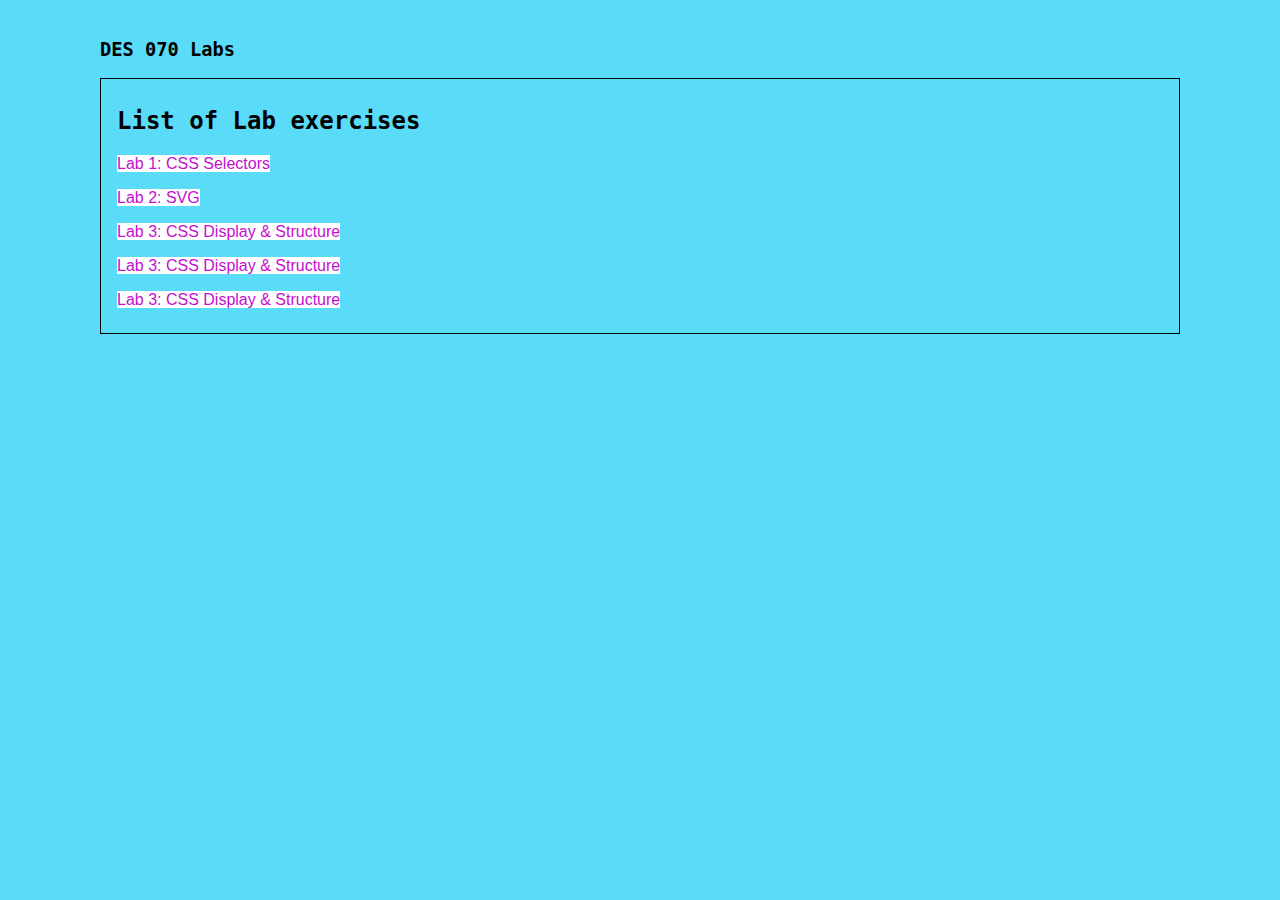
<file: index.html>
<!DOCTYPE html>
<html lang="en">
<head>
    <link rel="stylesheet" href="css/style.css">
    <meta charset="UTF-8">
    <meta name="viewport" content="width=device-width, initial-scale=1.0">
    <link rel="preconnect" href="https://fonts.googleapis.com">
    <link rel="preconnect" href="https://fonts.gstatic.com" crossorigin>
    <link href="https://fonts.googleapis.com/css2?family=Montserrat:ital,wght@0,100..900;1,100..900&display=swap" rel="stylesheet">
    <title>Web Design Labs</title>

</head>
<body>
    <main>
        <div id="head">
            <div>
                <h3><a href="index.html">DES 070 Labs</a></h3>
            </div>
        
        </div>
        <div class="post">
            <h2> List of Lab exercises </h2>
            <p><a href="css-lab-1.html">Lab 1: CSS Selectors</a></p>
            <p><a href="css-lab-2.html">Lab 2: SVG</a></p>
            <p><a href="css-lab-3.html">Lab 3: CSS Display & Structure</a></p>
            <p><a href="css-lab-4.html">Lab 3: CSS Display & Structure</a></p>
            <p><a href="css-lab-5.html">Lab 3: CSS Display & Structure</a></p>
        </div>
    </main>

</body>
</html>
</file>
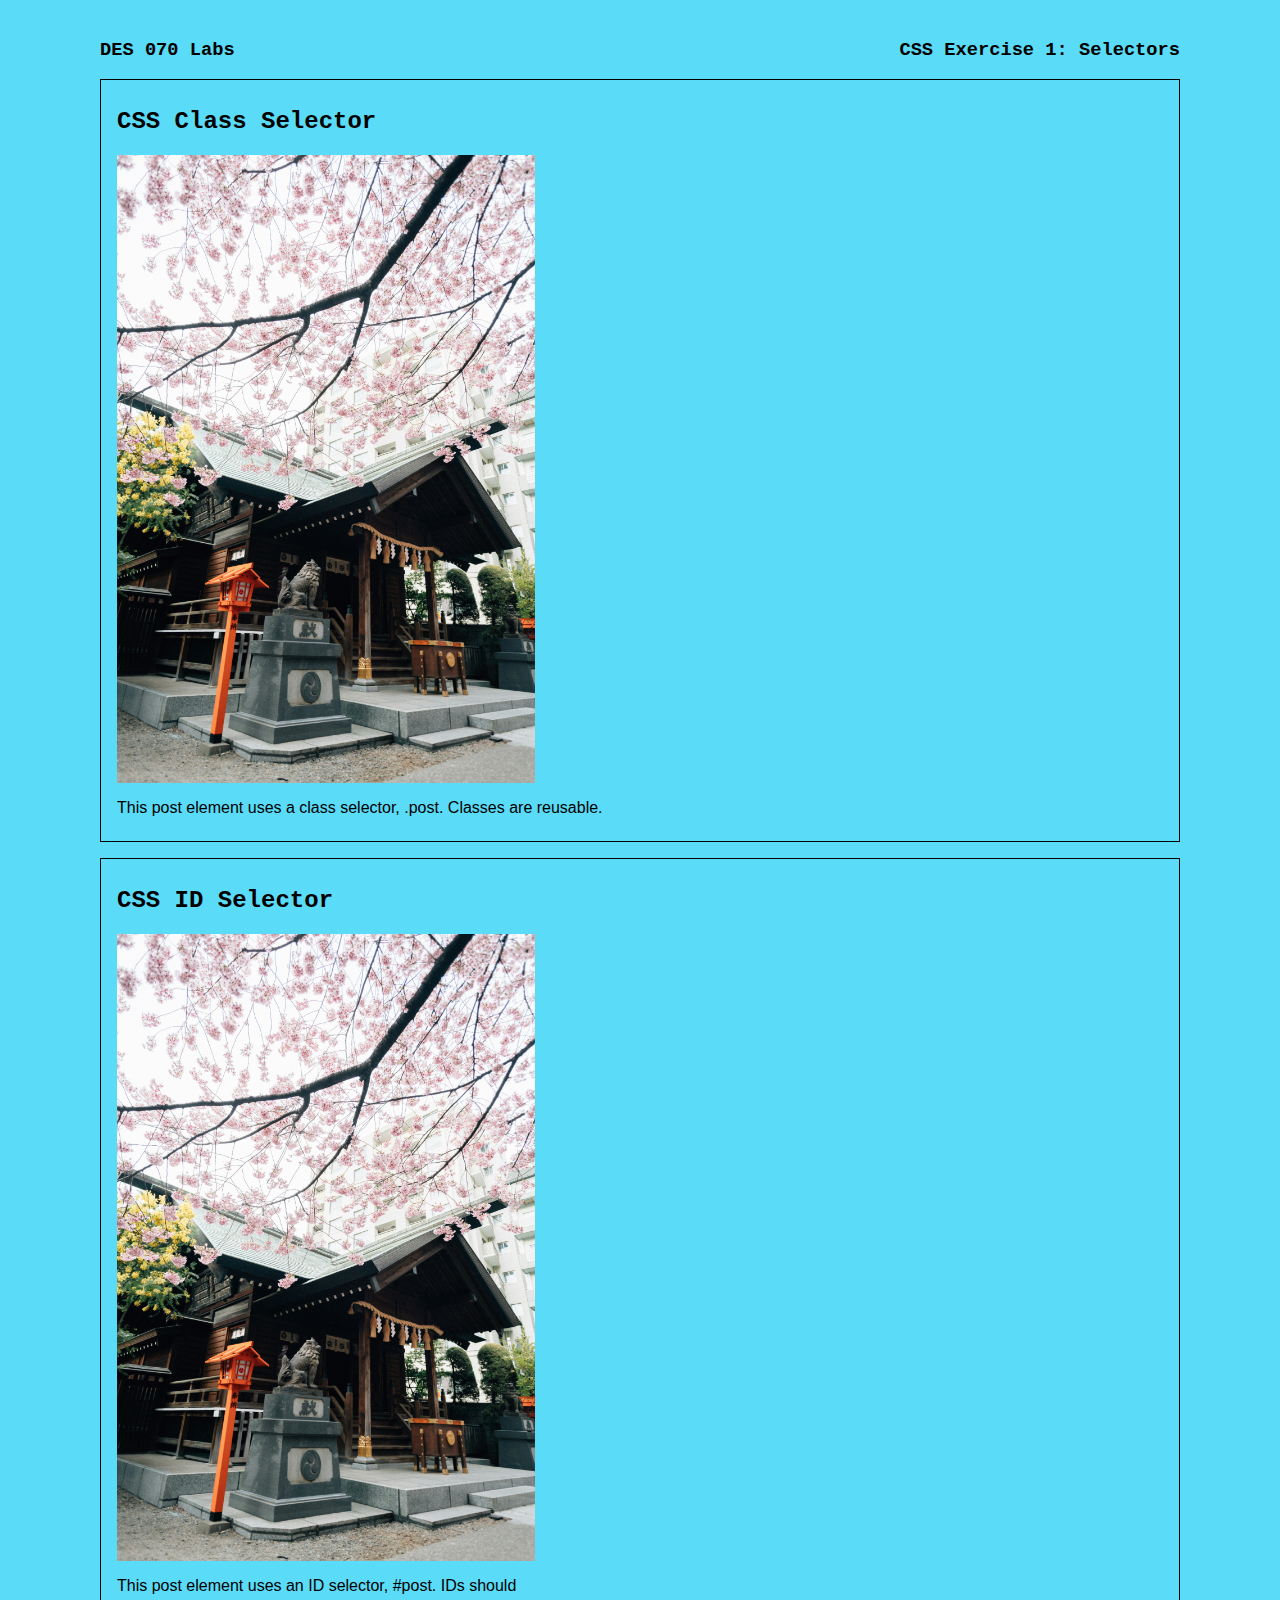
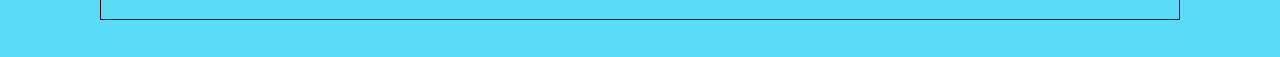
<file: css-lab-1.html>
<!DOCTYPE html>
<html lang="en">
<head>
    <link rel="stylesheet" href="css/style.css">
    <meta charset="UTF-8">
    <meta name="viewport" content="width=device-width, initial-scale=1.0">
    <link rel="preconnect" href="https://fonts.googleapis.com">
    <link rel="preconnect" href="https://fonts.gstatic.com" crossorigin>
    <link href="https://fonts.googleapis.com/css2?family=Montserrat:ital,wght@0,100..900;1,100..900&display=swap" rel="stylesheet">
    <title>Web Design Labs</title>

</head>
<body>
    <main>
        <div id= "head">
            <h3><a href="index.html">DES 070 Labs</a></h3>
            <div class="sub-head">
                <h3> CSS Exercise 1: Selectors </h3>
            </div>
            
        </div>


        <div class="post">
            <h2 class="special headlines">CSS Class Selector</h2>
            <img src="/images/blossom.jpg">
            <p>This post element uses a class selector, .post. Classes are reusable.</p>

        </div>

        <div id="post" class = "post">
            <h2>CSS ID Selector</h2>
            <img src="/images/blossom.jpg" class = "imgPost">
            <p> This post element uses an ID selector, #post. IDs should</p>

        </div>
  
    </main>

</body>
</html>
</file>
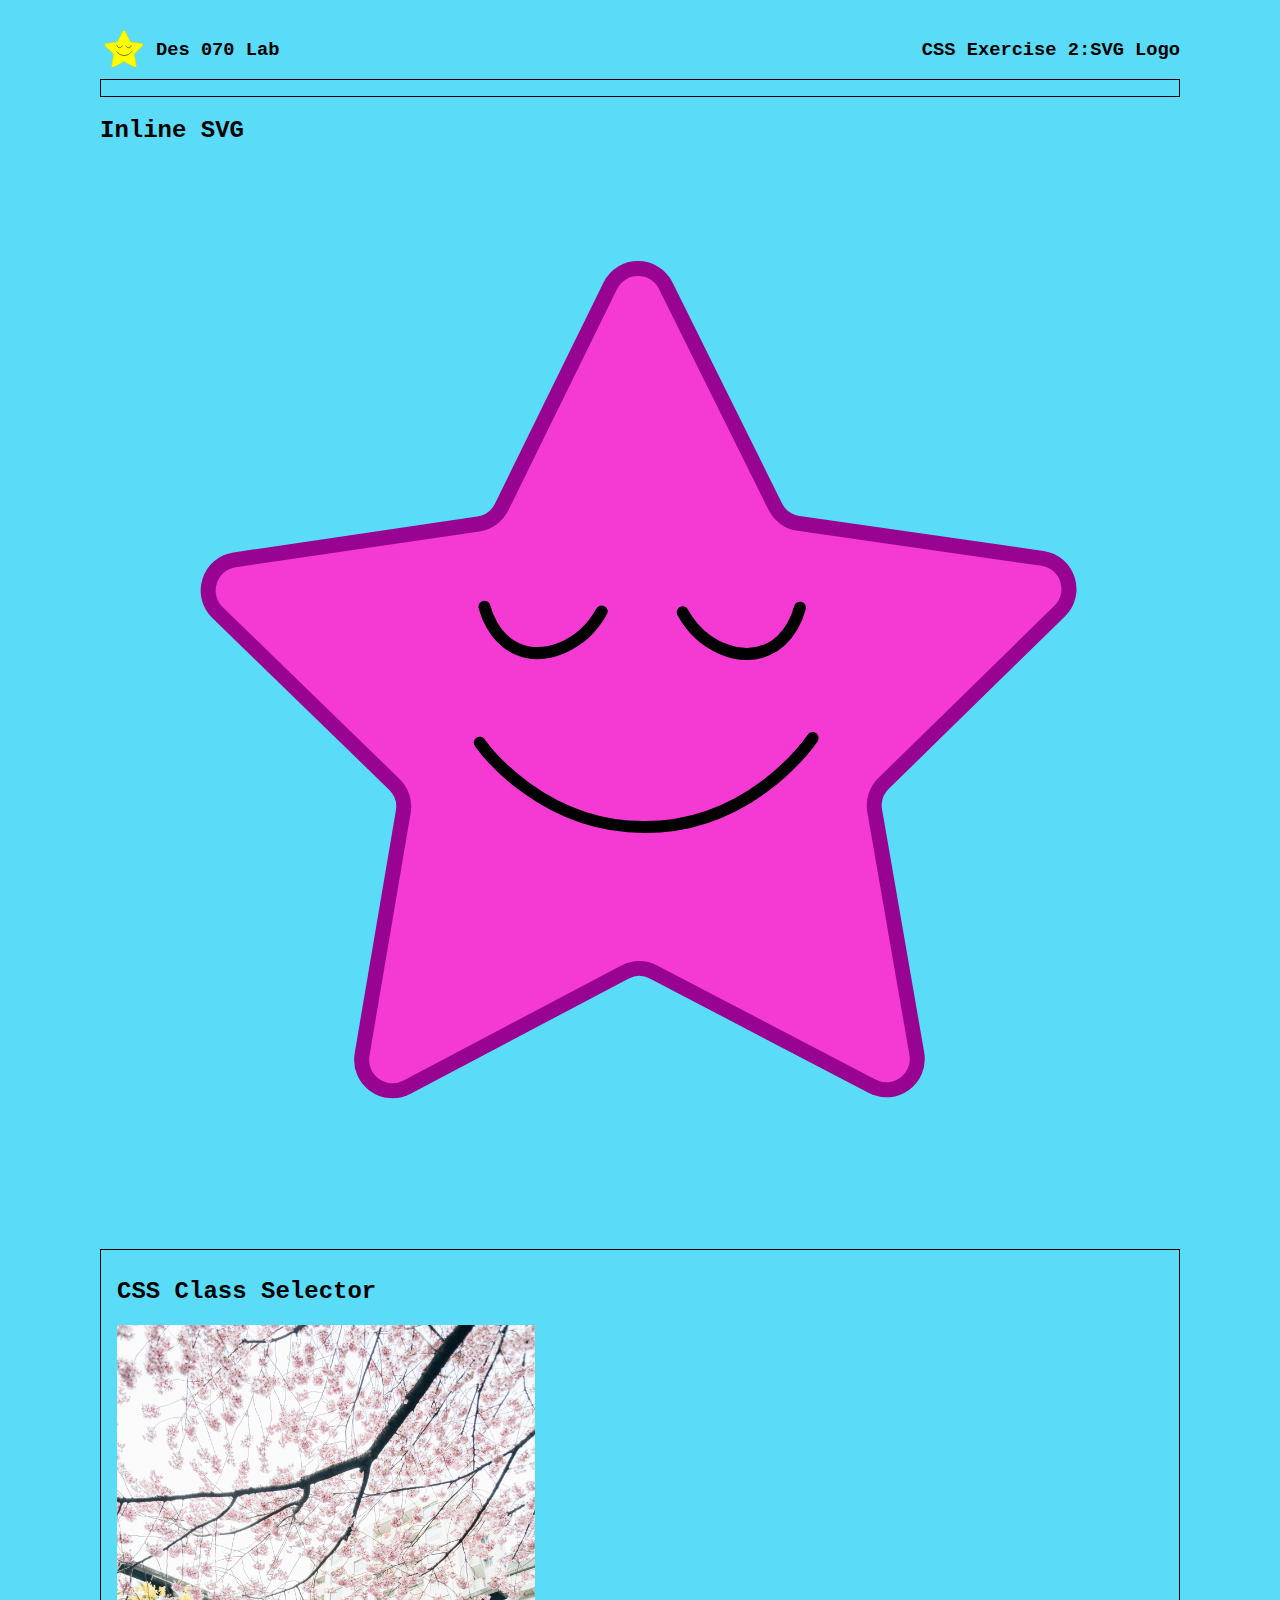
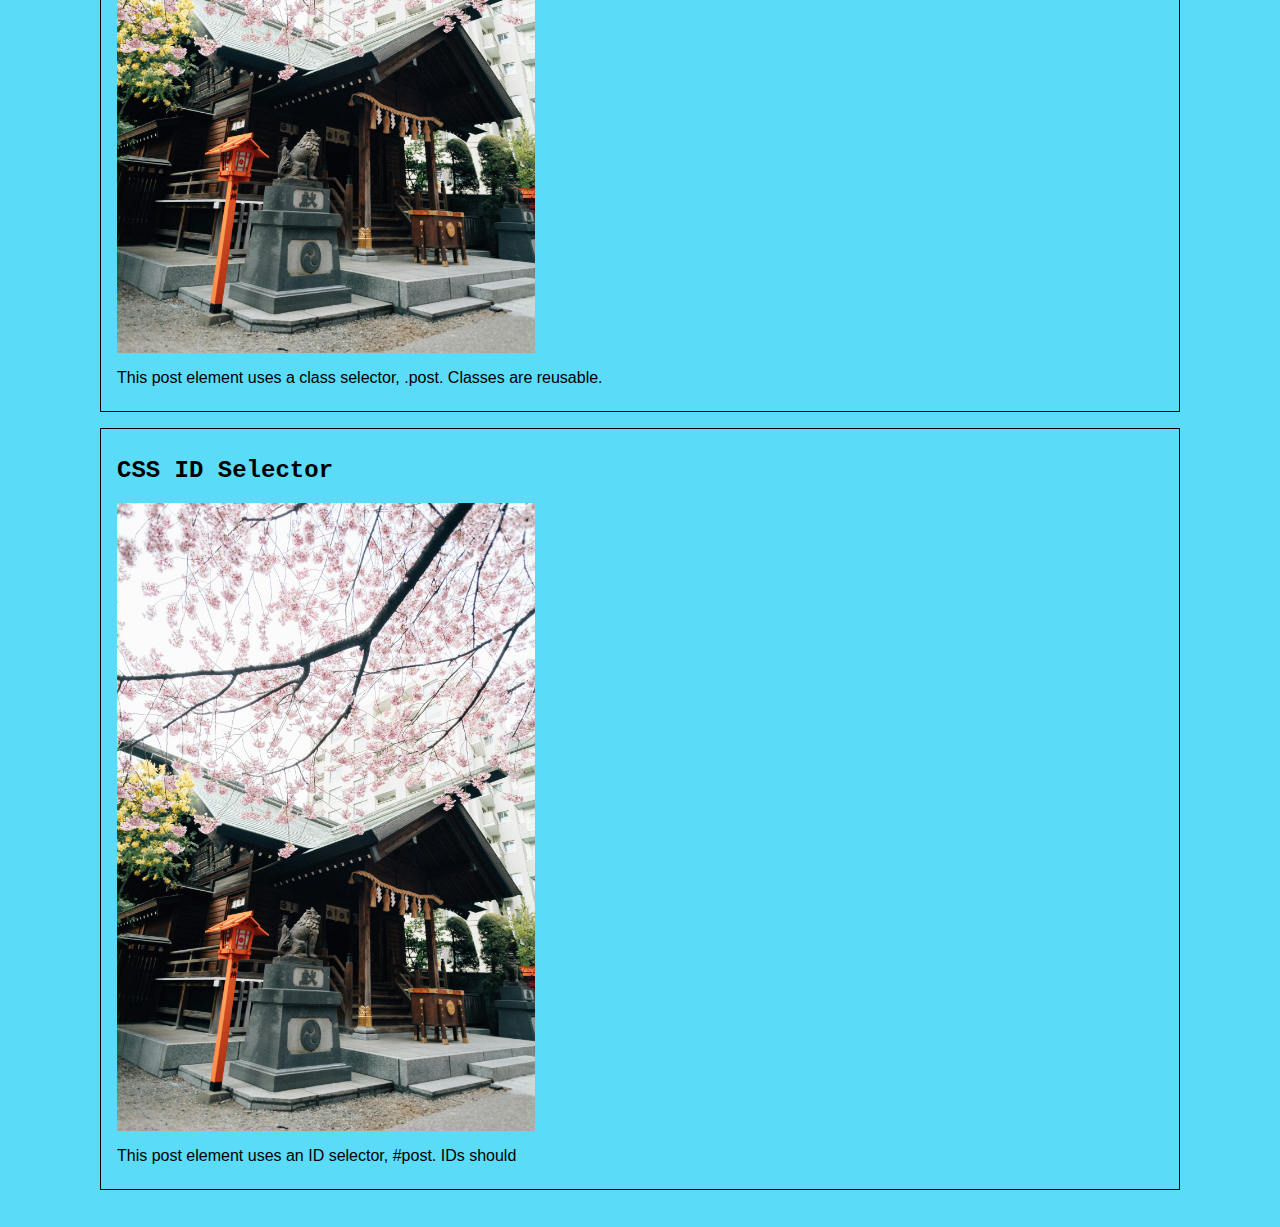
<file: css-lab-2.html>
<!DOCTYPE html>
<html lang="en">
<head>
    <link rel="stylesheet" href="css/style.css">
    <meta charset="UTF-8">
    <meta name="viewport" content="width=device-width, initial-scale=1.0">
    <link rel="preconnect" href="https://fonts.googleapis.com">
    <link rel="preconnect" href="https://fonts.gstatic.com" crossorigin>
    <link href="https://fonts.googleapis.com/css2?family=Montserrat:ital,wght@0,100..900;1,100..900&display=swap" rel="stylesheet">
    <title>Web Design Labs</title>

</head>
<body>
    <main>
        <div id="head">
            <div>
                <a href="index.html" class="logo-holder">
                    <img id="logo" src="images/star.svg">
                    <h3 id="logo-type">Des 070 Lab</h3>
                </a>
            </div>
            <div class="sub-head"><h3>CSS Exercise 2:SVG Logo</h3></div>
            </div>
        </div>
        <!-- CSS SVG-->

        <div class="post"></div>

            <h2>Inline SVG</h2>
            <?xml version="1.0" encoding="utf-8"?>
<!-- Generator: Adobe Illustrator 28.1.0, SVG Export Plug-In . SVG Version: 6.00 Build 0)  -->
<svg version="1.1" id="Layer_1" xmlns="http://www.w3.org/2000/svg" xmlns:xlink="http://www.w3.org/1999/xlink" x="0px" y="0px"
	 viewBox="0 0 360 360" style="enable-background:new 0 0 360 360;" xml:space="preserve">
<style type="text/css">
	.st0{fill:#f43ad2;stroke:#980491;stroke-width:5;stroke-miterlimit:10;}
	.st1{fill:none;stroke:#000000;stroke-width:4;stroke-linecap:round;stroke-miterlimit:10;}
</style>
<path class="st0" d="M257.31,307.41l-72.74-38.07c-3.01-1.58-6.6-1.57-9.61,0.02l-72.6,38.34c-7.57,4-16.43-2.42-15-10.86
	l13.73-80.95c0.57-3.35-0.55-6.77-2.99-9.13l-58.9-57.2c-6.14-5.96-2.78-16.37,5.69-17.62l81.23-11.95
	c3.36-0.49,6.26-2.61,7.76-5.66l36.2-73.69c3.77-7.68,14.71-7.7,18.52-0.03l36.47,73.56c1.51,3.04,4.42,5.15,7.78,5.63l81.27,11.66
	c8.47,1.22,11.87,11.62,5.75,17.6l-58.69,57.41c-2.43,2.38-3.53,5.8-2.95,9.14l14.03,80.89
	C273.73,304.94,264.89,311.38,257.31,307.41z"/>
<path class="st1" d="M128.15,147.58c0.37,1.44,2.88,10.6,10.94,14.06c9.01,3.88,21.65-0.79,28.13-12.5"/>
<path class="st1" d="M233.31,147.88c-0.37,1.44-2.88,10.6-10.94,14.06c-9.01,3.88-21.65-0.79-28.13-12.5"/>
<path class="st1" d="M126.59,192.9c1.92,2.65,21,28.01,54.69,28.13c35.16,0.12,54.67-27.37,56.25-29.69"/>
</svg>

        <div class="post">
            <h2 class="special headlines">CSS Class Selector</h2>
            <img src="/images/blossom.jpg">
            <p>This post element uses a class selector, .post. Classes are reusable.</p>

        </div>

        <div id="post" class = "post">
            <h2>CSS ID Selector</h2>
            <img src="/images/blossom.jpg" class = "imgPost">
            <p> This post element uses an ID selector, #post. IDs should</p>

        </div>
  
    </main>

</body>
</html>
</file>
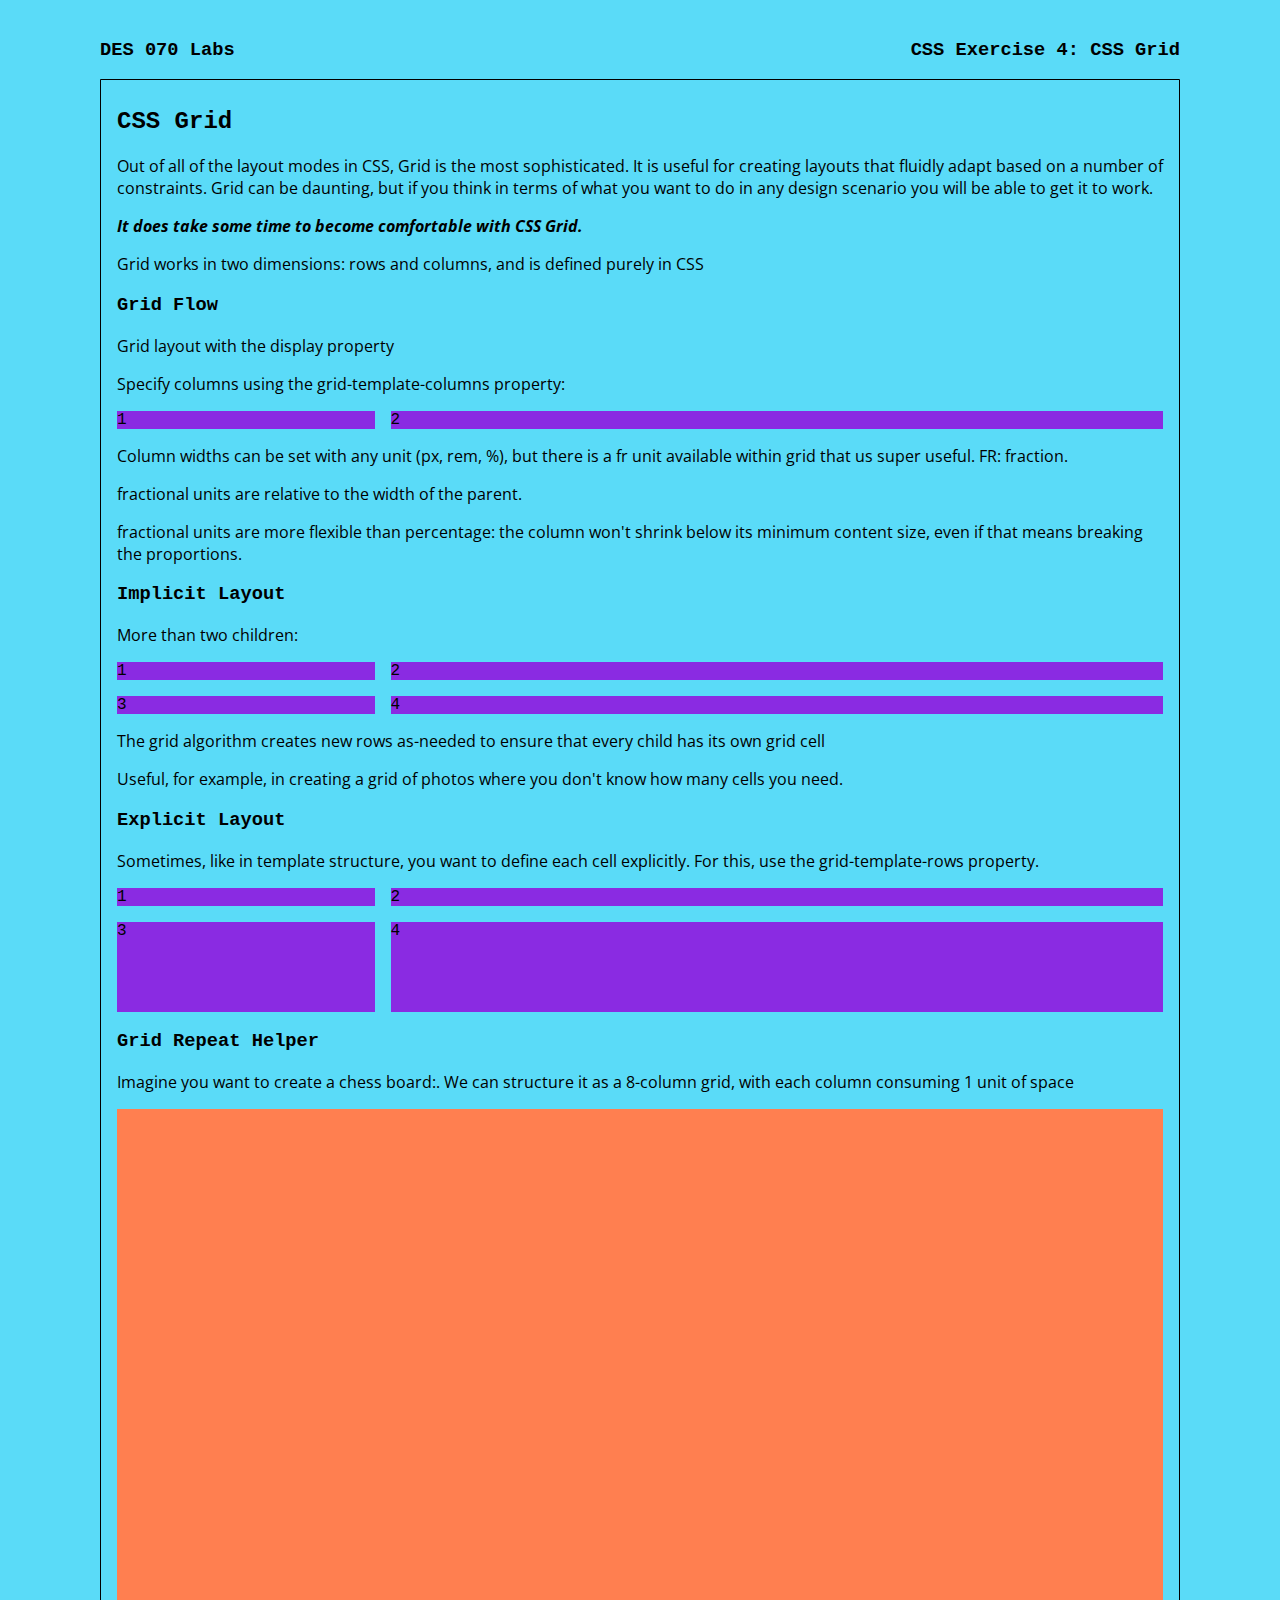
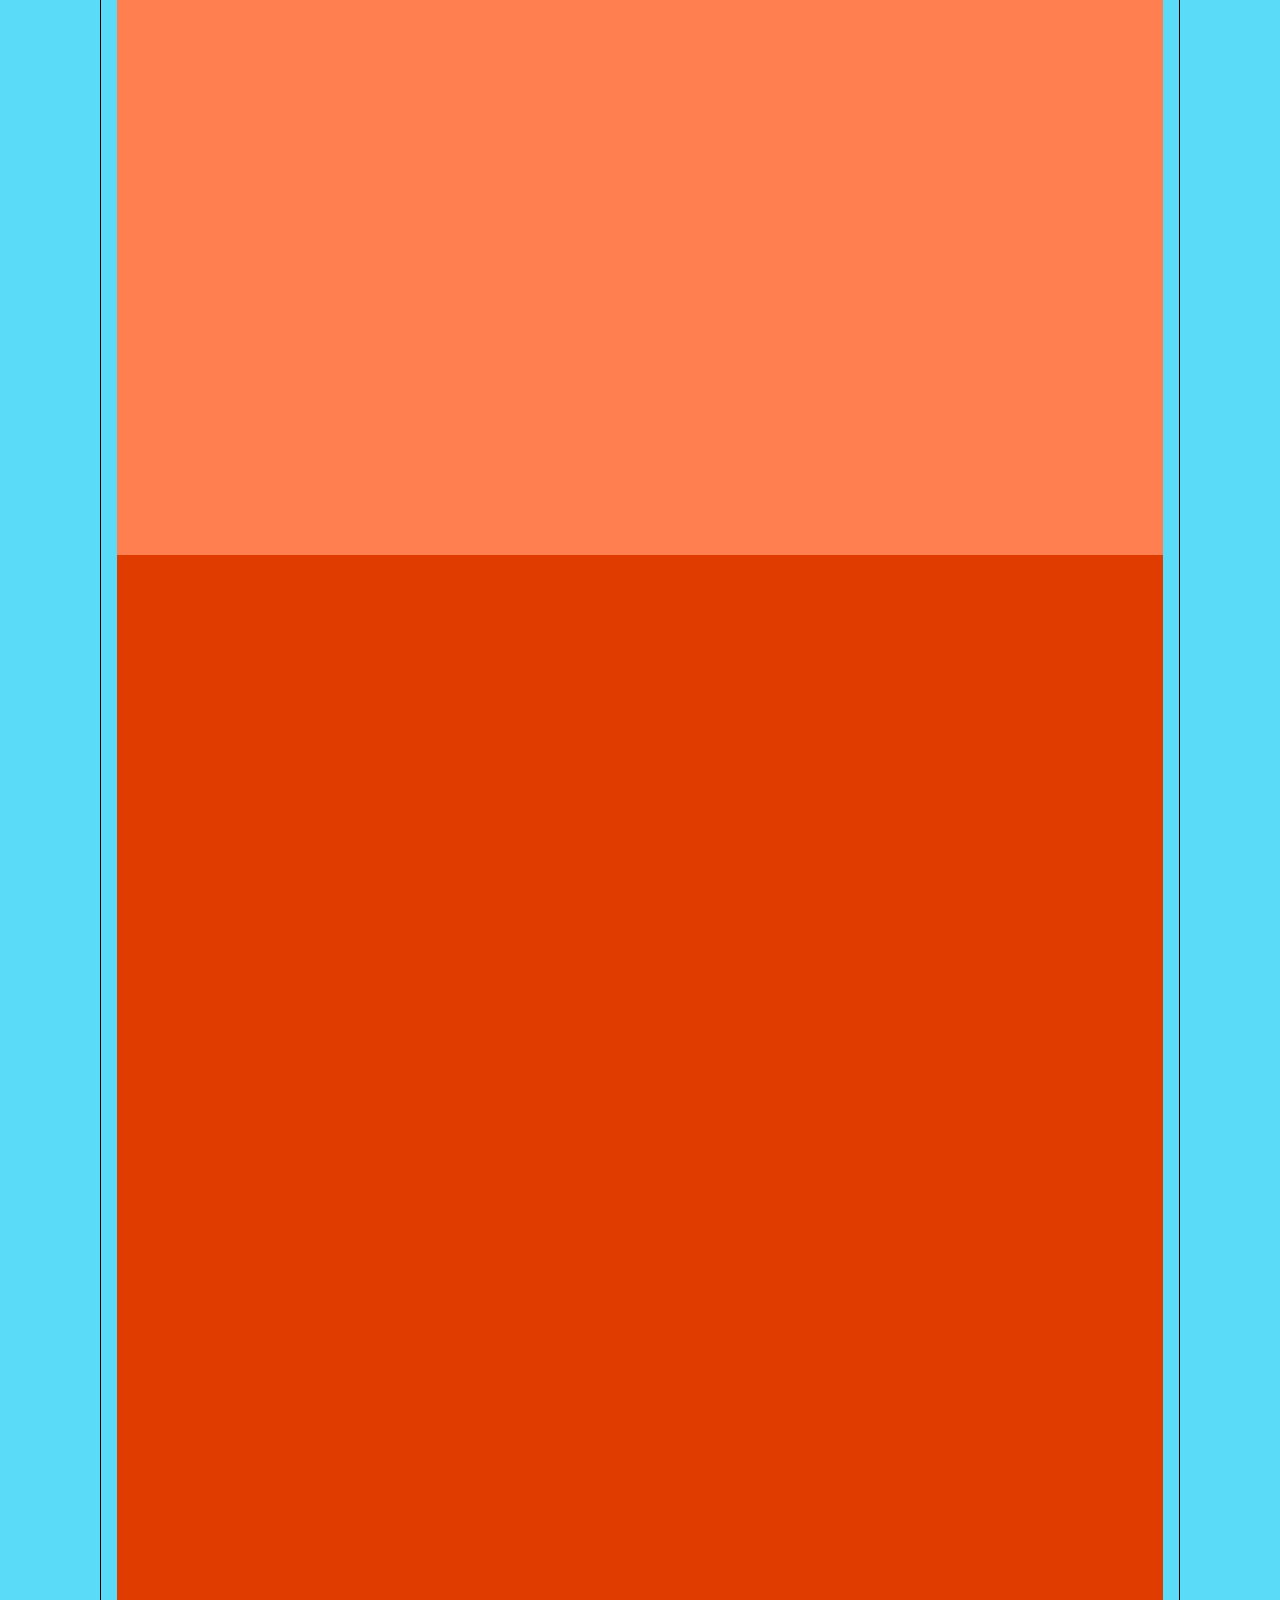
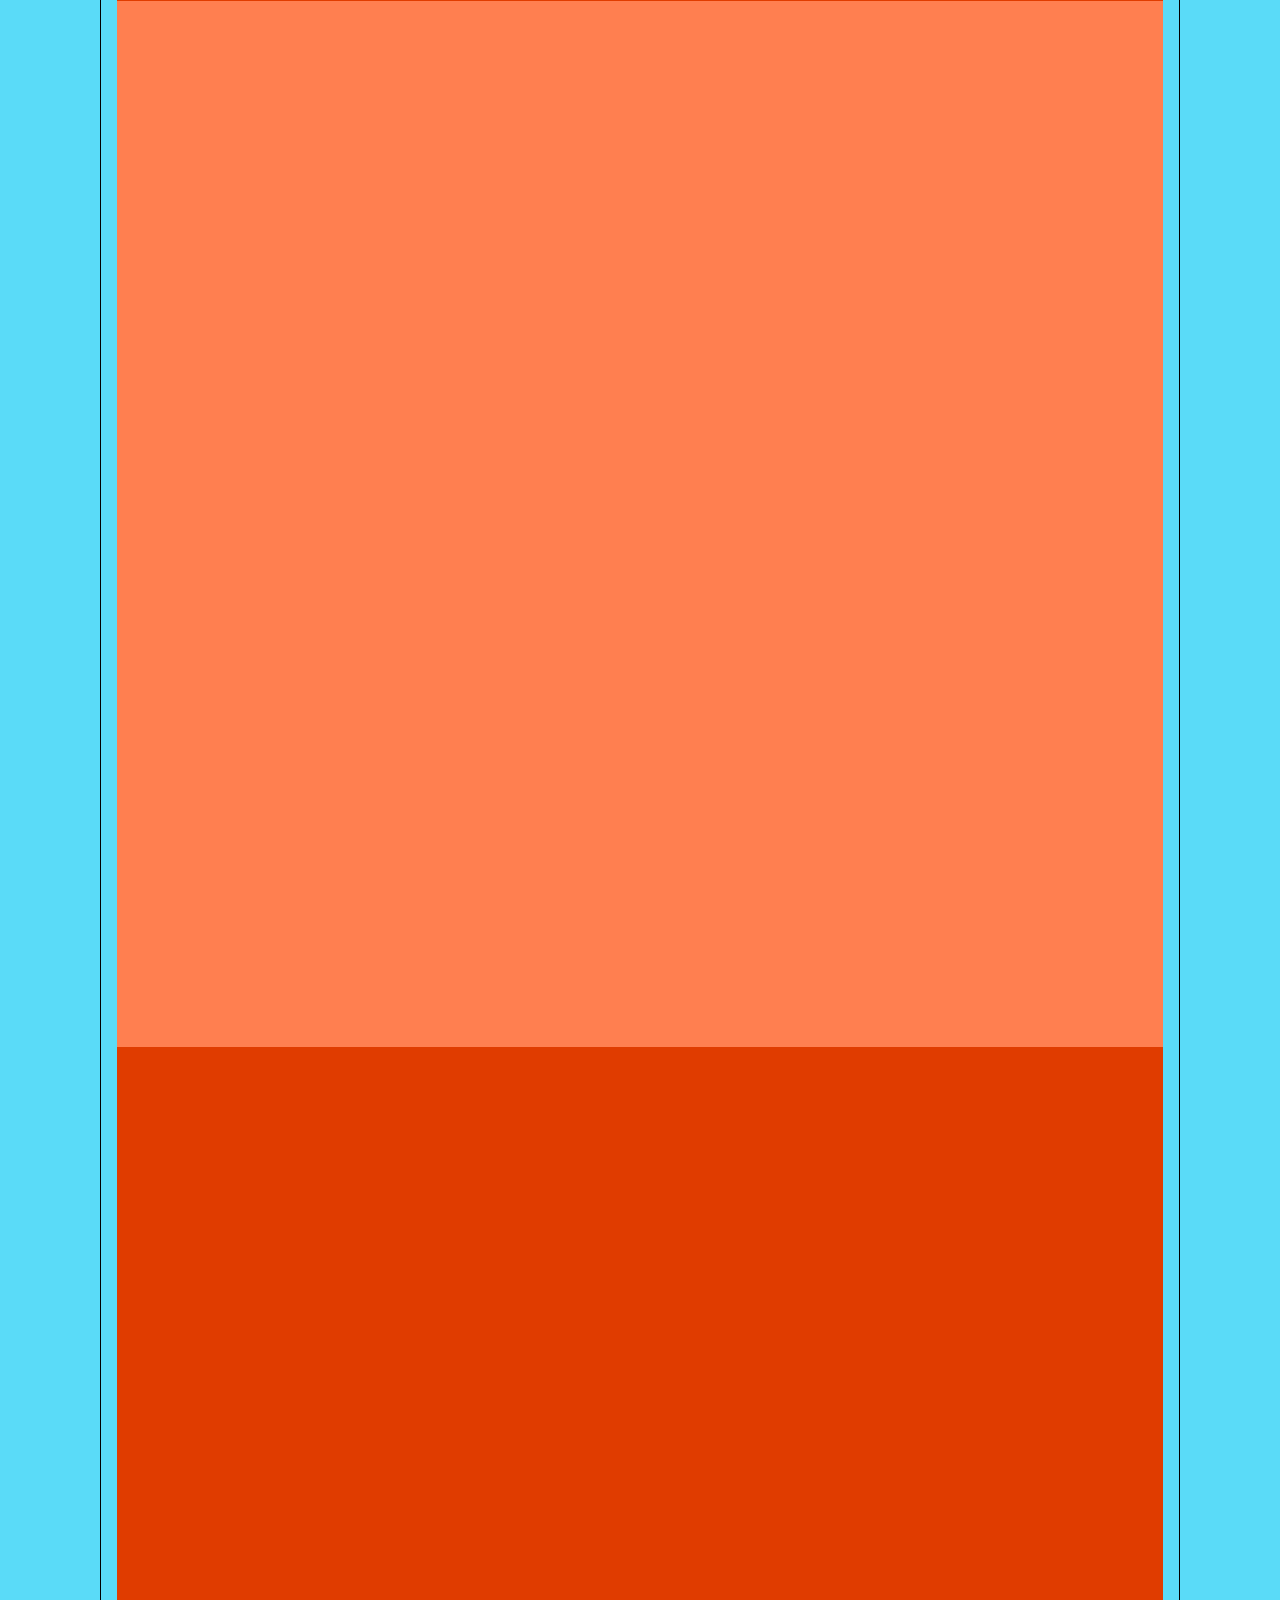
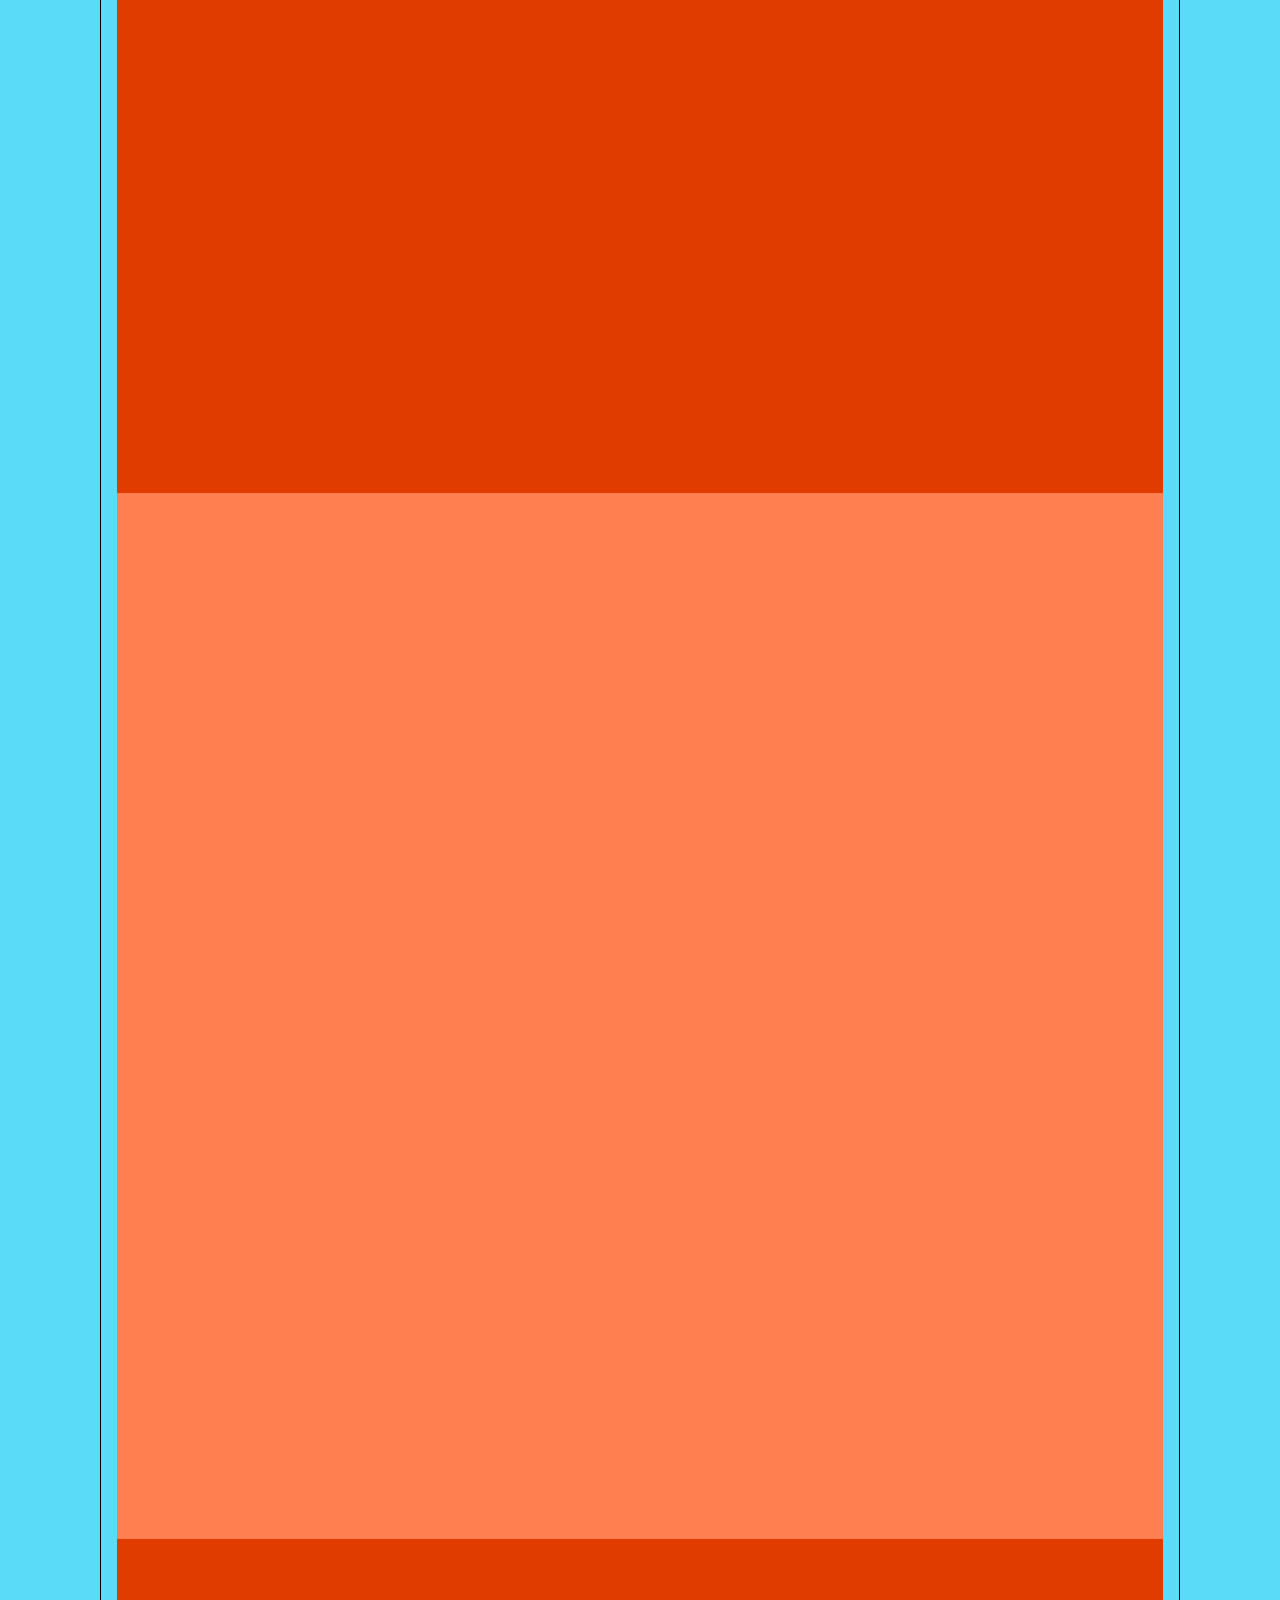
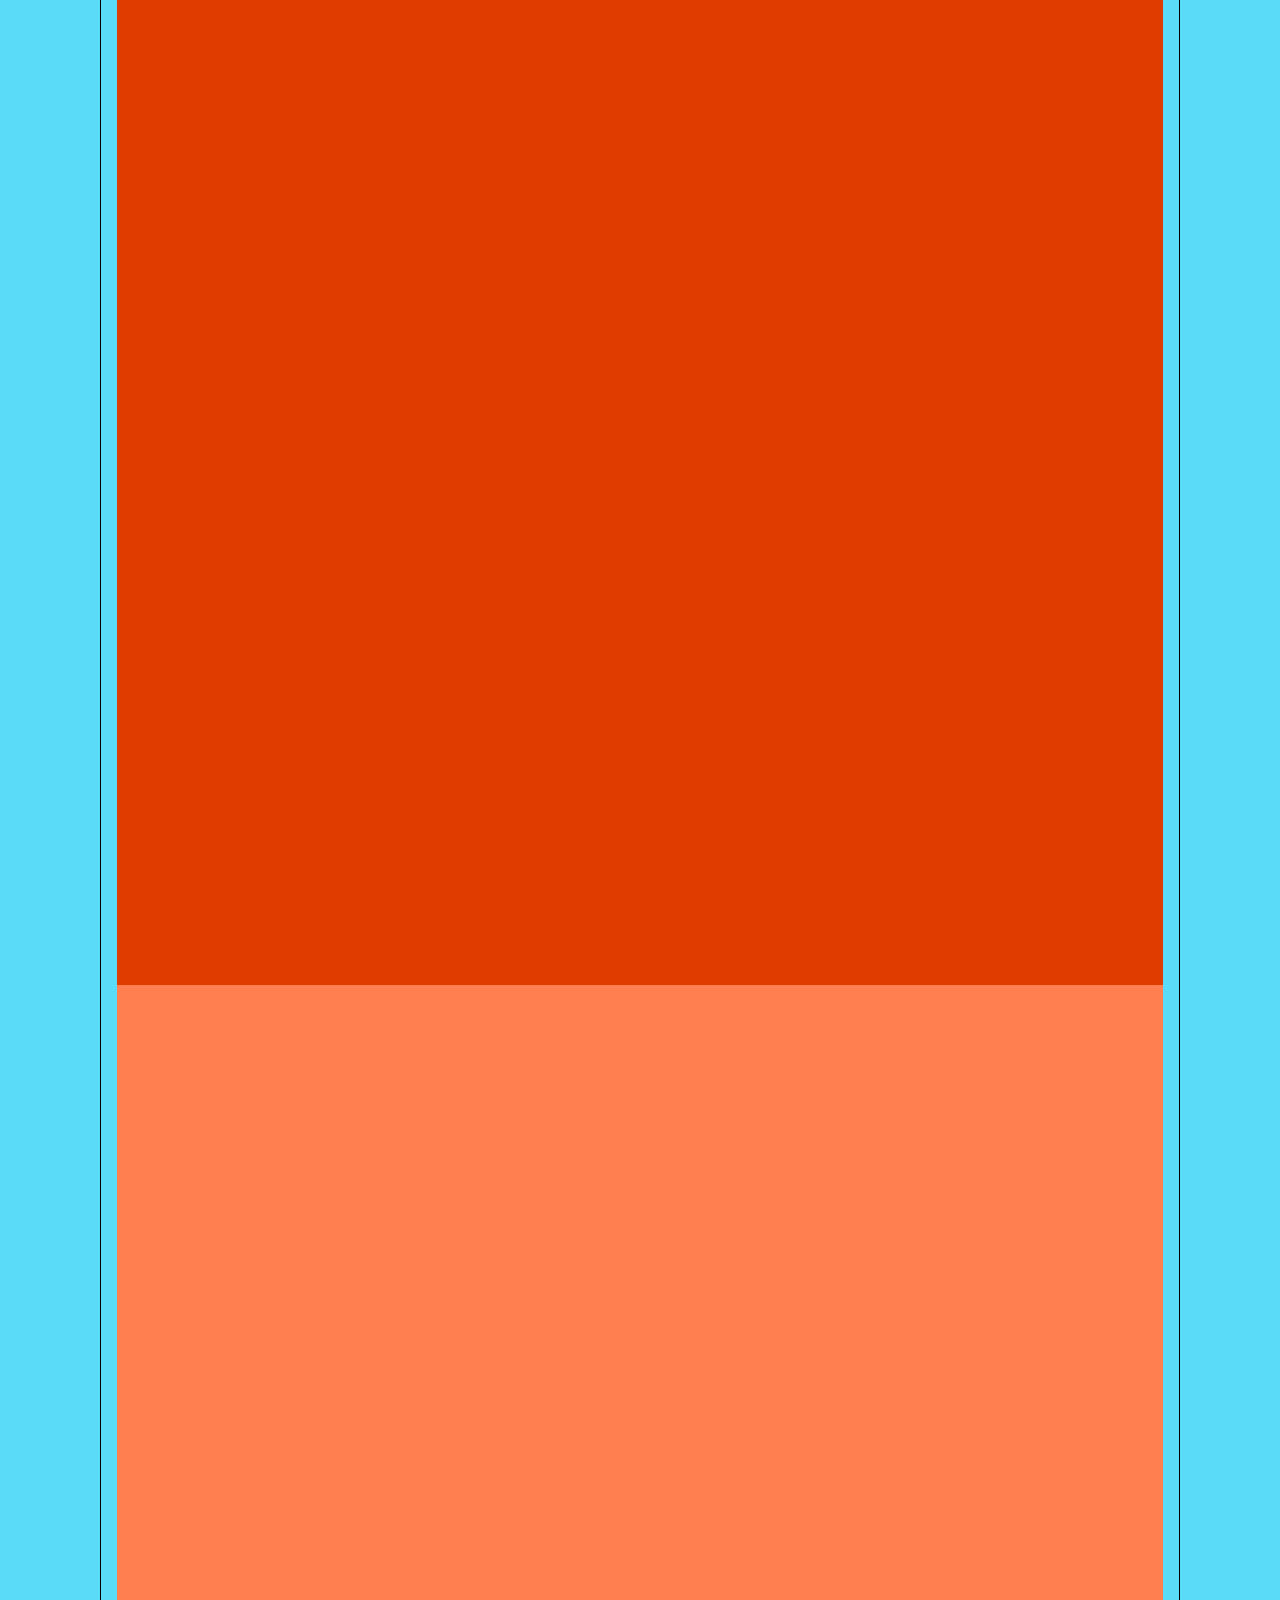
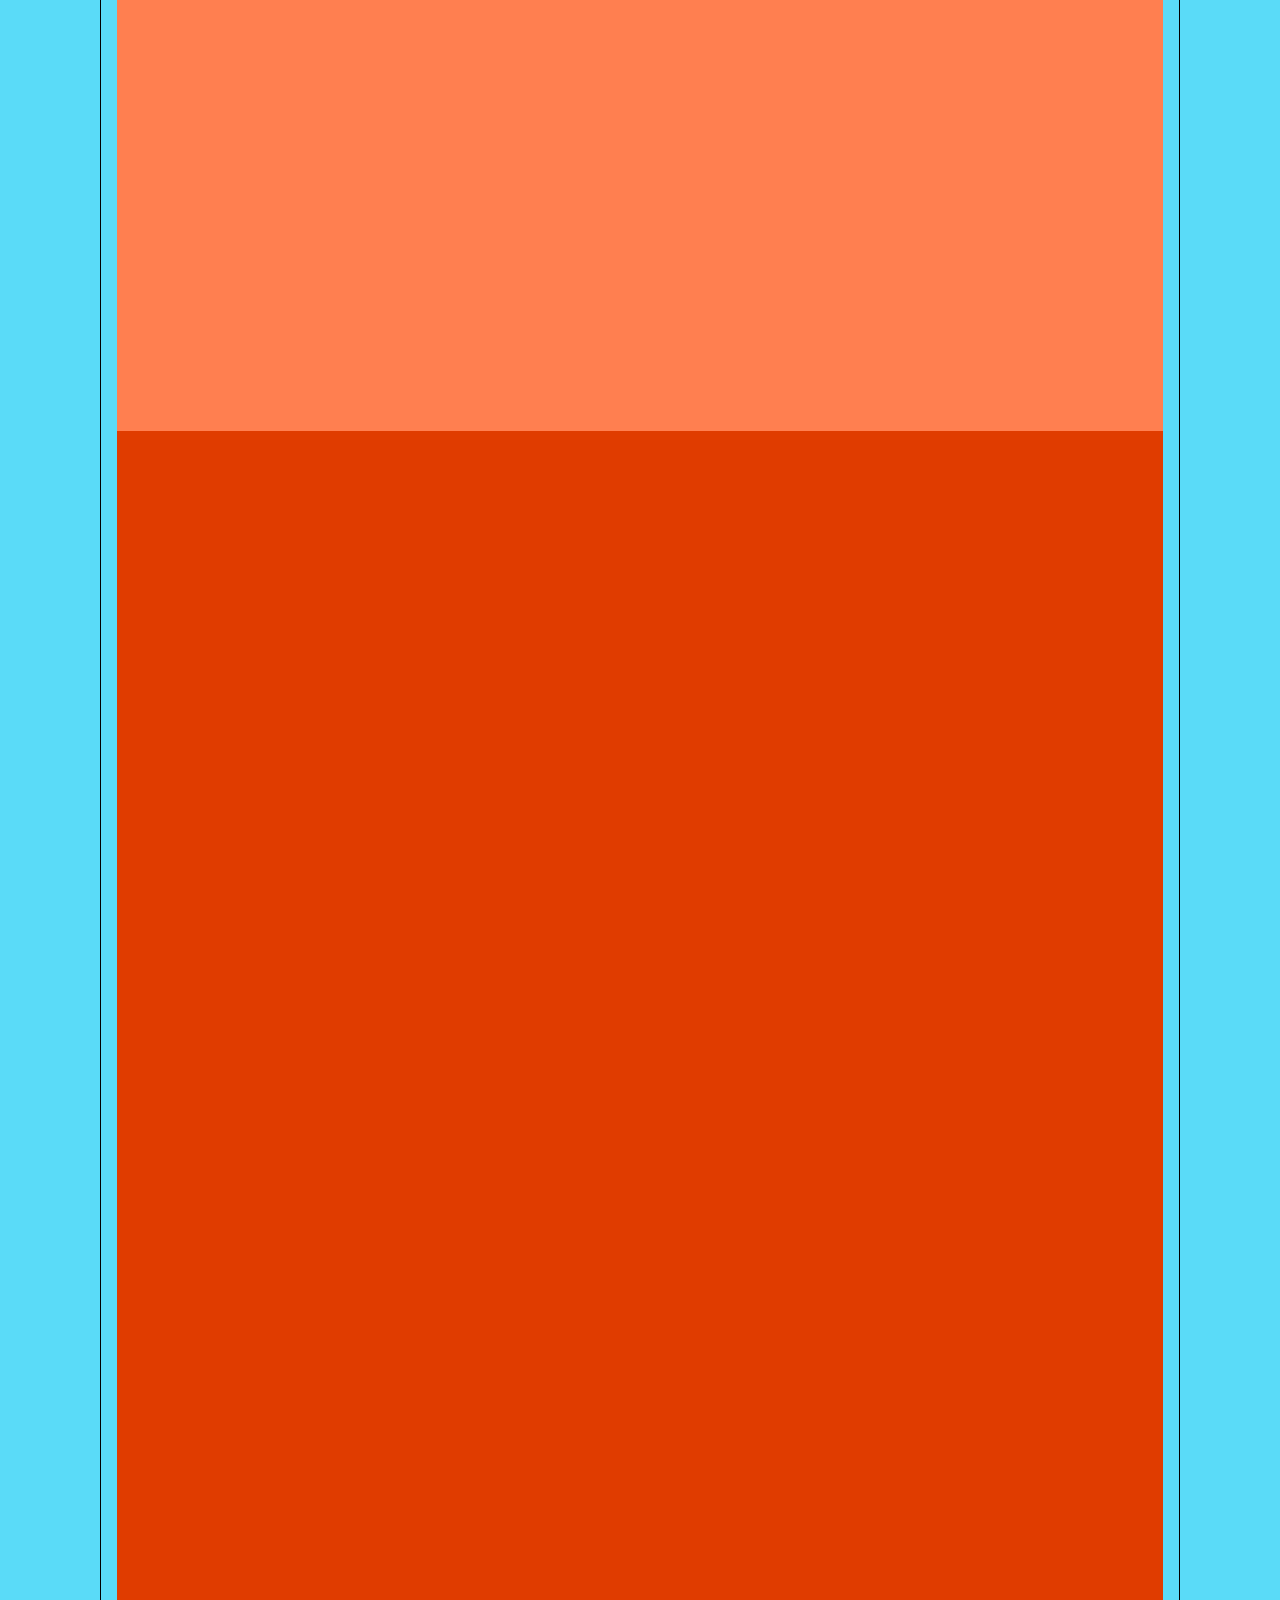
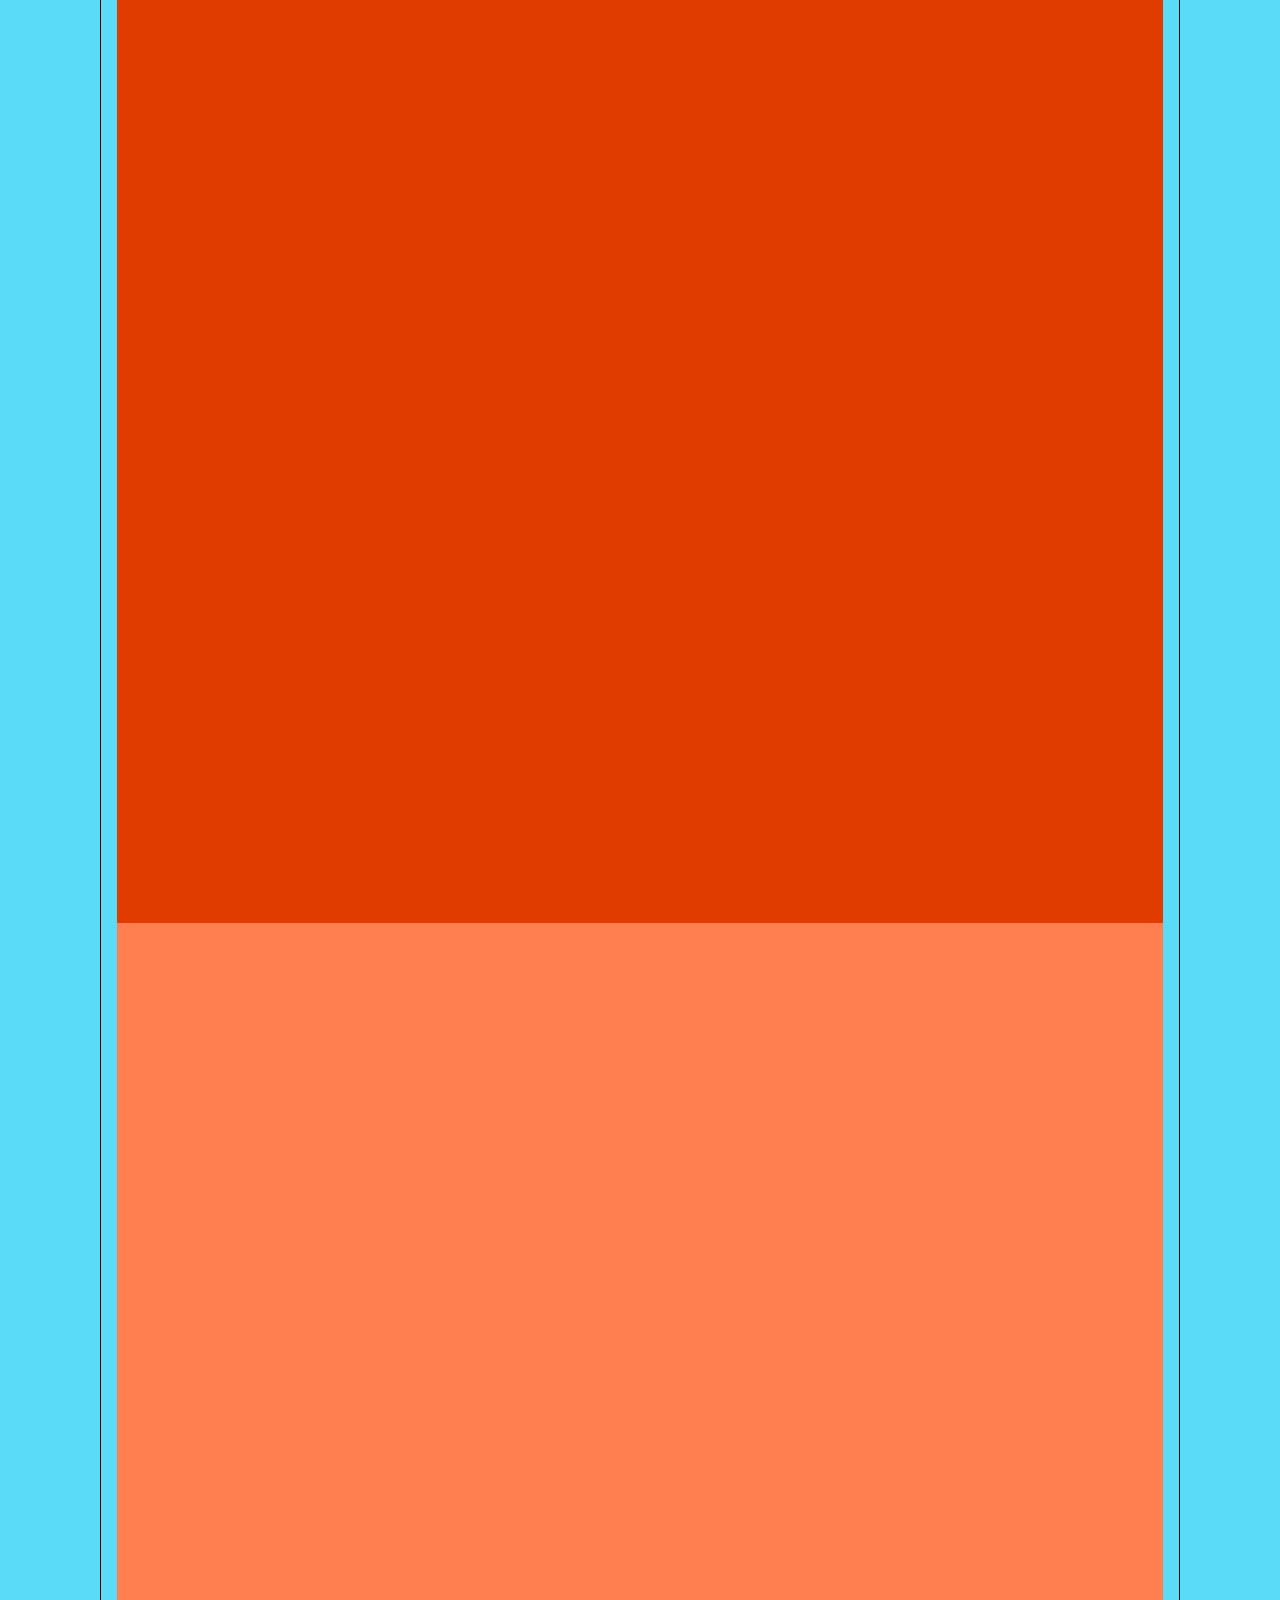
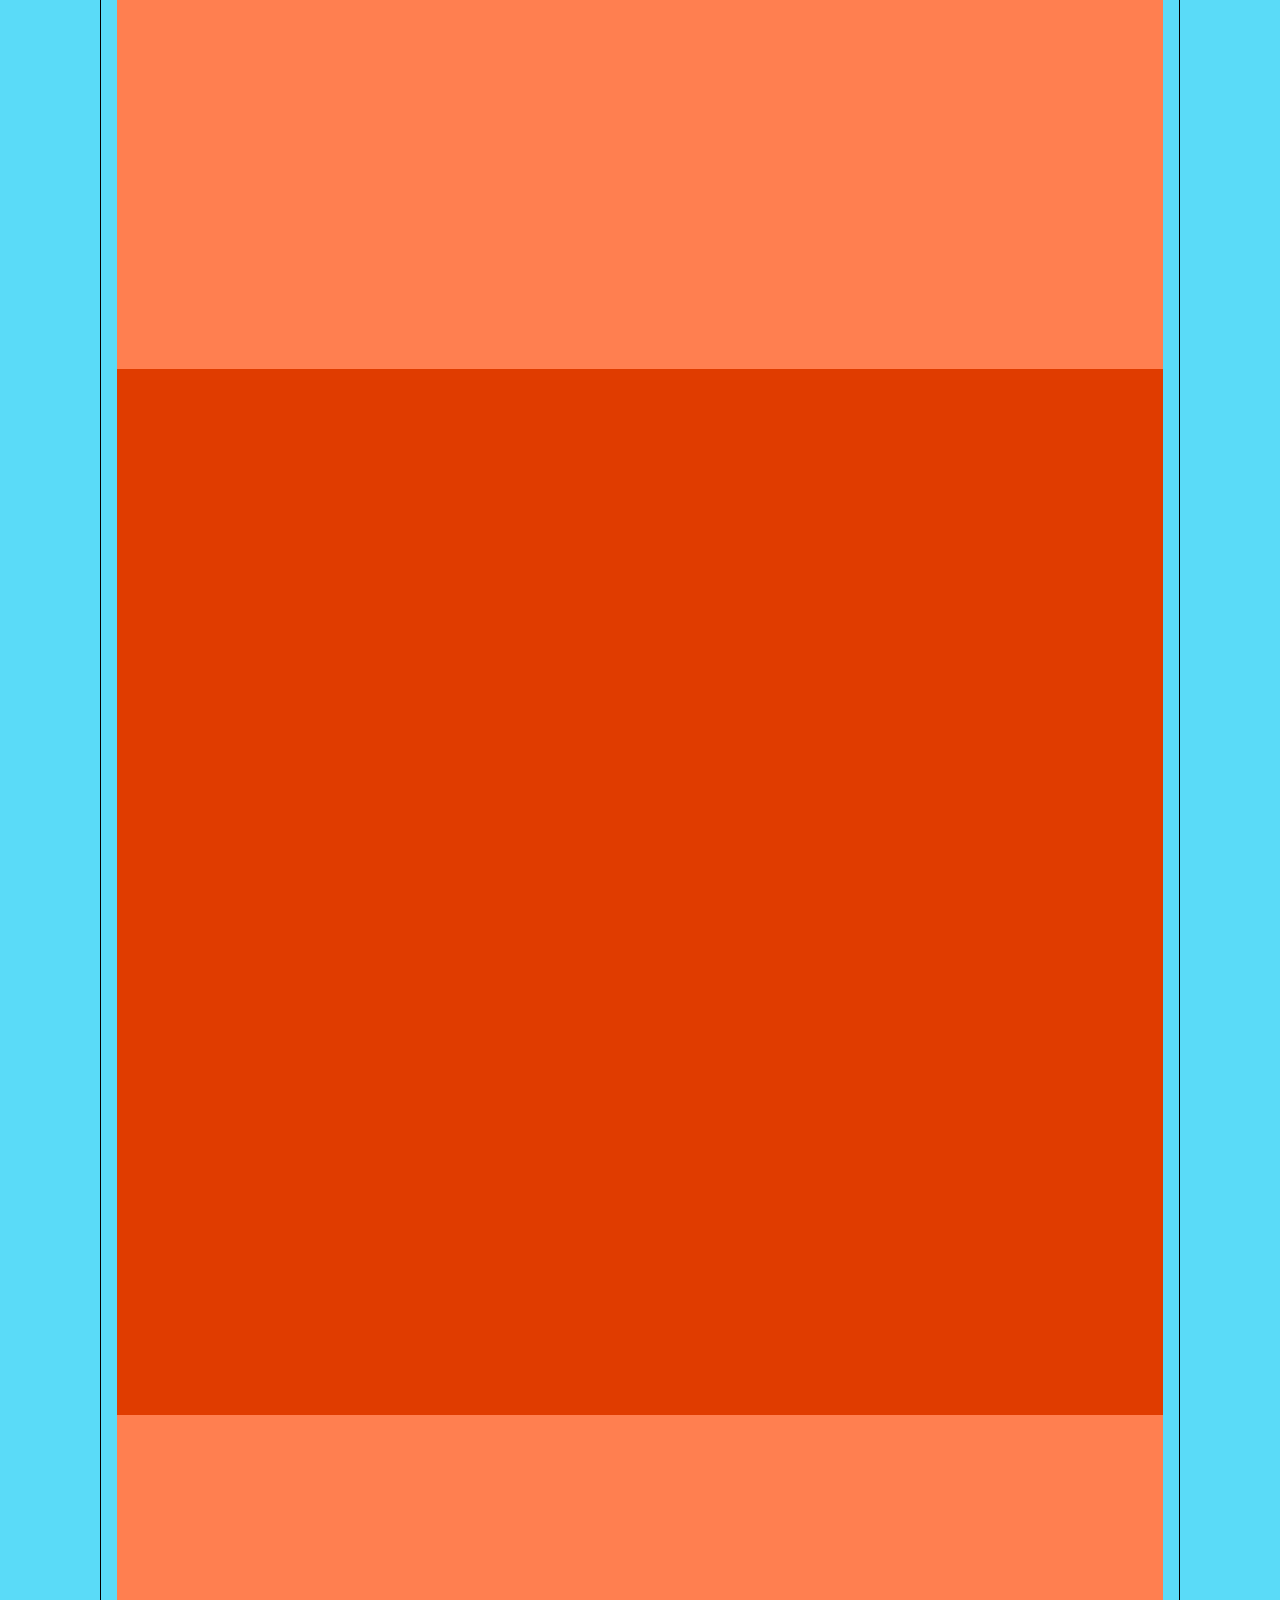
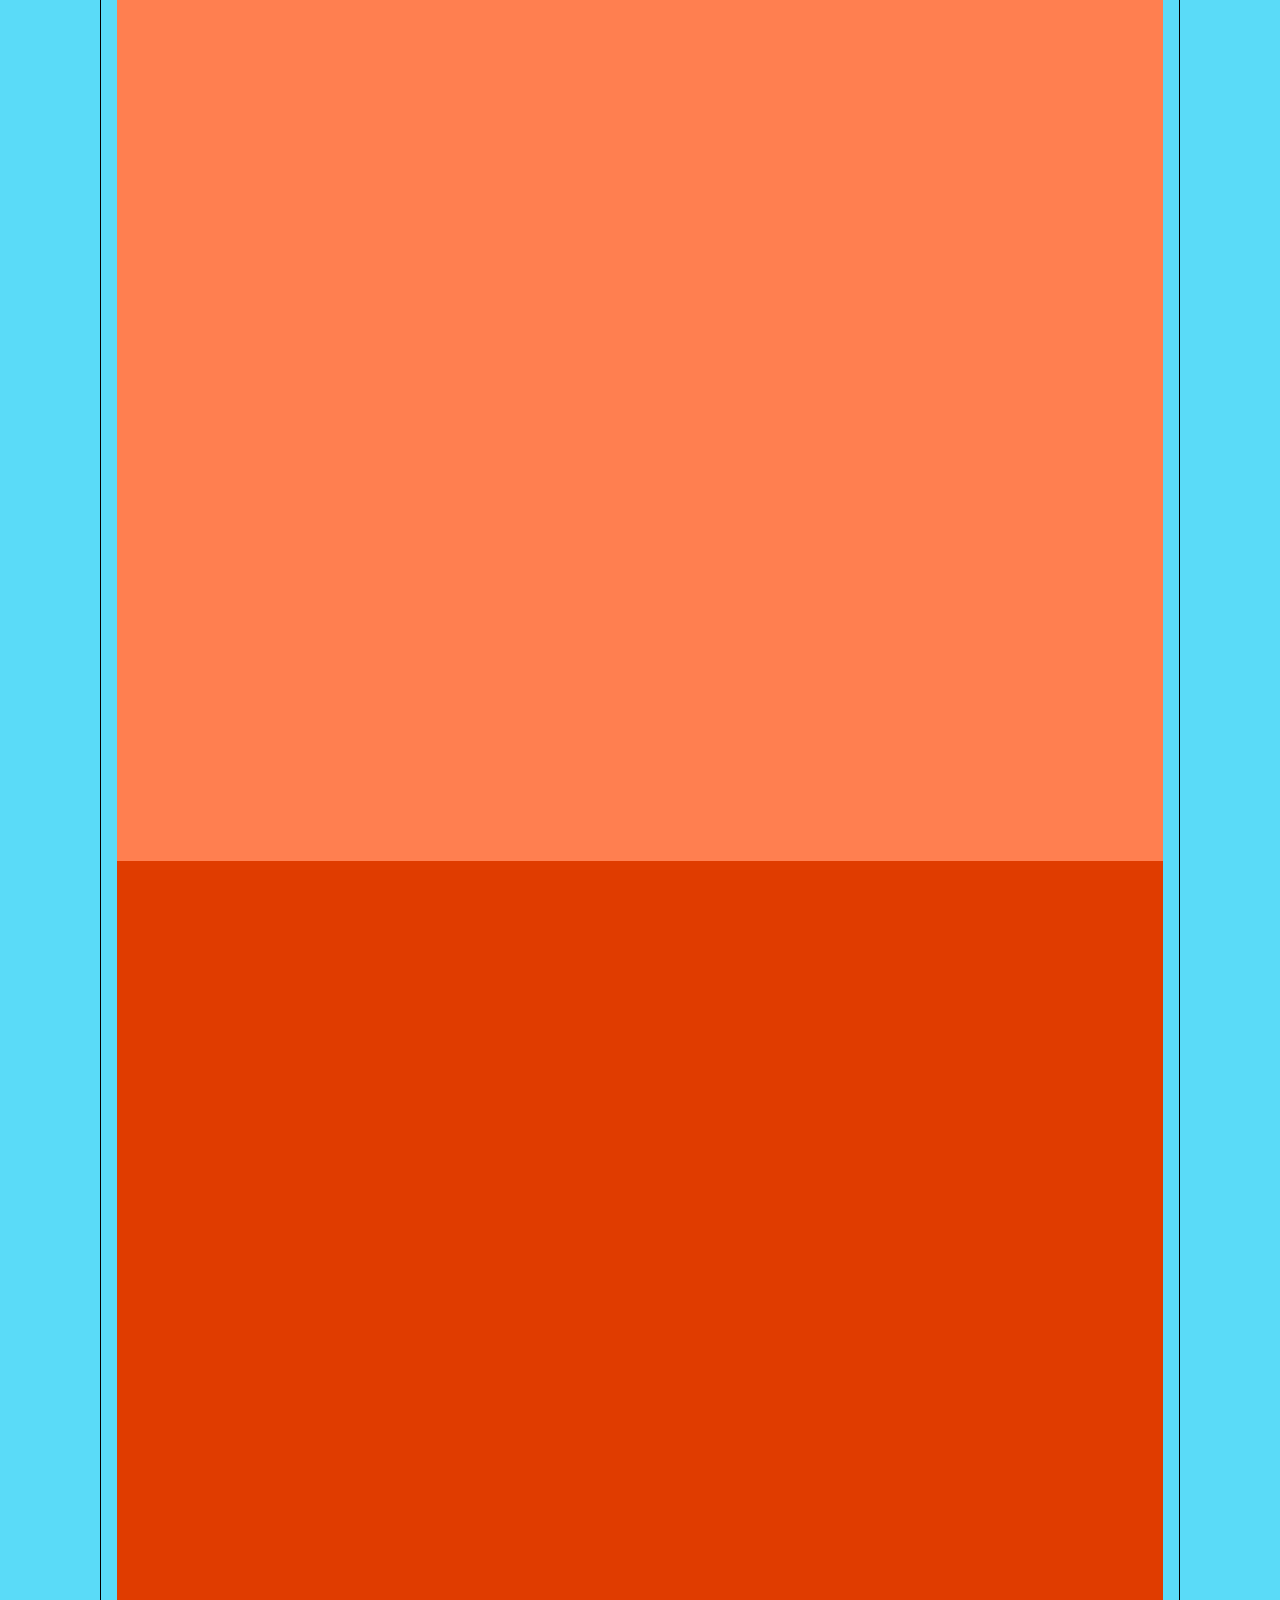
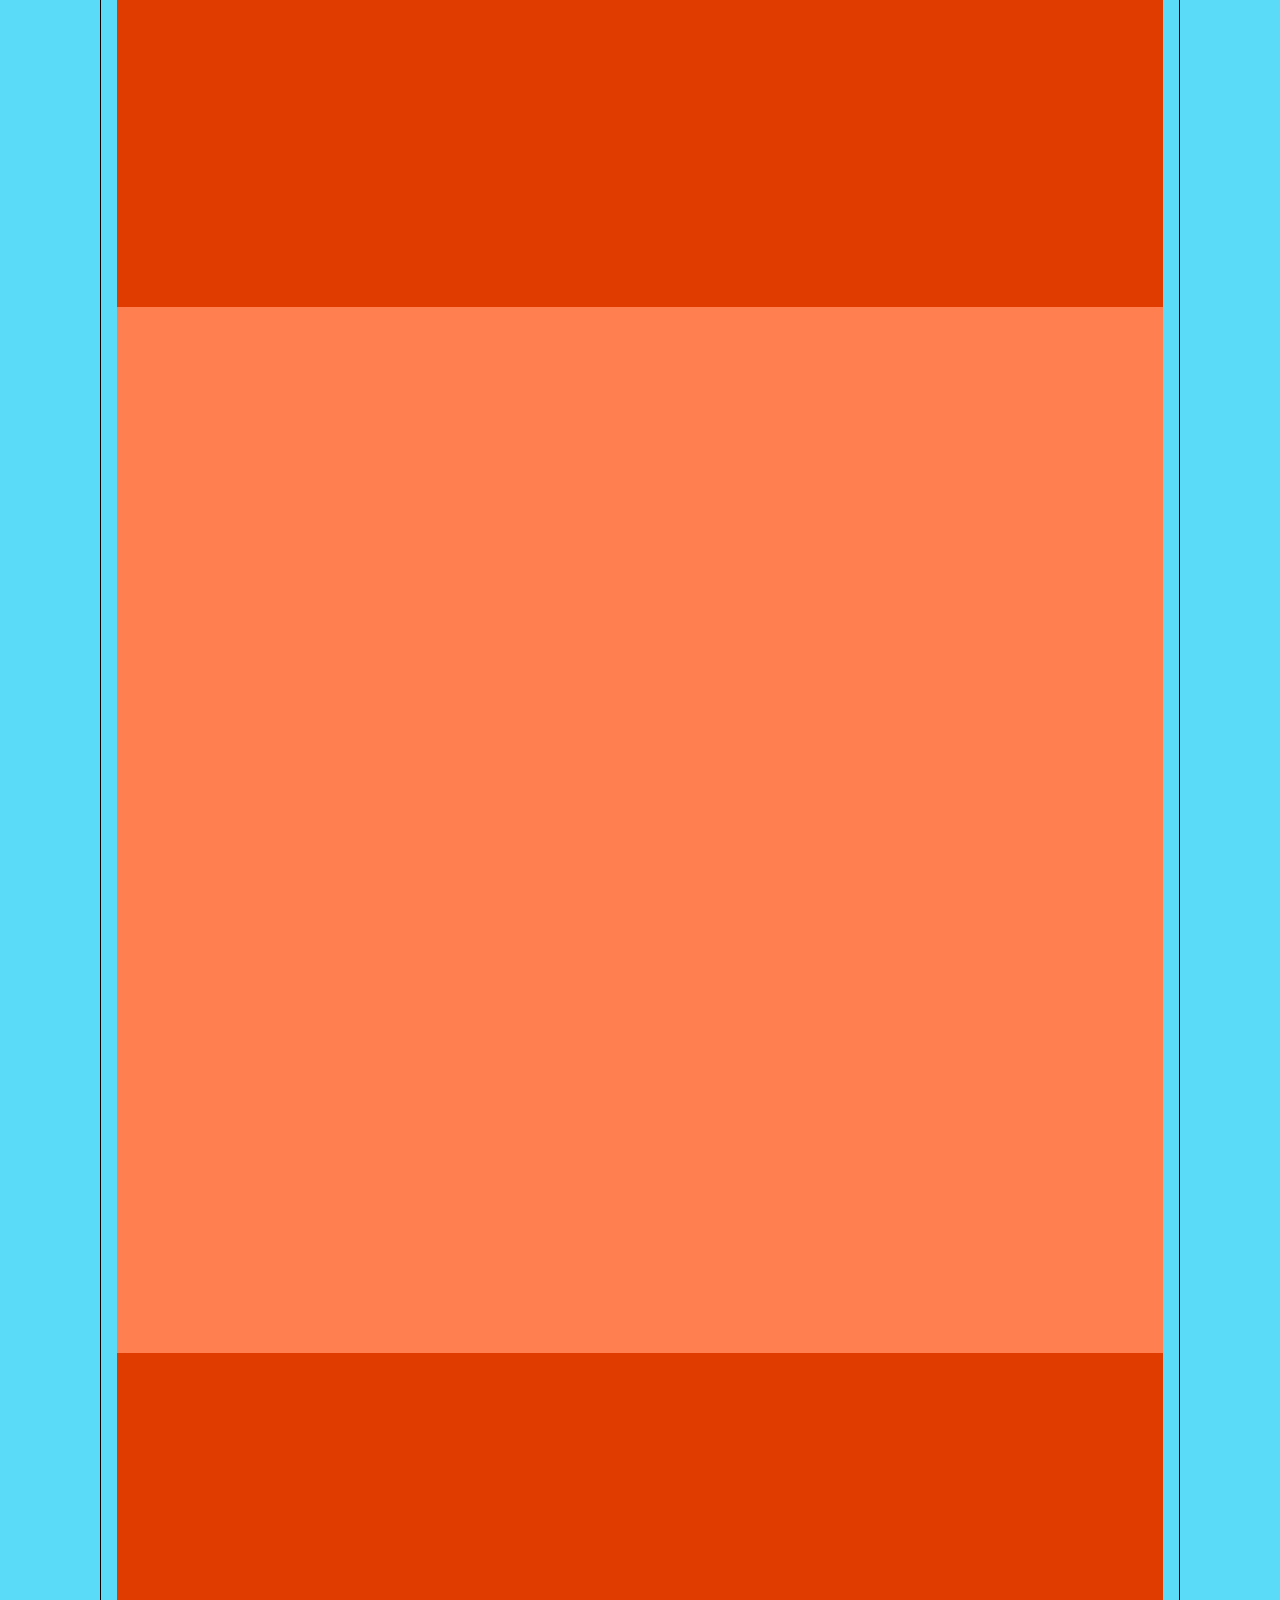
<file: css-lab-4.html>
<!DOCTYPE html>

<html>

    <head>
        <title>CSS Exercise 4: CSS Grid</title>
        <link rel="preconnect" href="https://fonts.googleapis.com">
        <link rel="preconnect" href="https://fonts.gstatic.com" crossorigin>
        <link href="https://fonts.googleapis.com/css2?family=Open+Sans:ital,wght@0,300..800;1,300..800&display=swap" rel="stylesheet">
        <link rel="stylesheet" href="css/style.css">
        <meta name="viewport" content="width=device-width, initial-scale=1" />
    </head>

    <body>

        <main>

            <div id="head">
                <div><h3><a href="index.html">DES 070 Labs</a></h3></div>
                <div class="sub-head"><h3>CSS Exercise 4: CSS Grid</h3></div>
            </div>
            
            <!-- CSS Grid  -->

            <div class="post">

                <h2>CSS Grid</h2>
                <p>Out of all of the layout modes in CSS, Grid is the most sophisticated. It is useful for creating layouts that fluidly adapt based on a number of constraints. Grid can be daunting, but if you think in terms of what you want to do in any design scenario you will be able to get it to work.</p>
                <p><em><strong>It does take some time to become comfortable with CSS Grid.</strong></em></p>
                <p>Grid works in two dimensions: rows and columns, and is defined purely in CSS</p>
    
                <h3>Grid Flow</h3>
    
                <p>Grid layout with the display property</p>
                <p>Specify columns using the grid-template-columns property:</p>
    
                <div class="grid-parent">
                    <div class="grid-child">1</div>
                    <div class="grid-child">2</div>
                </div>
    
                <p>Column widths can be set with any unit (px, rem, %), but there is a fr unit available within grid that us super useful. FR: fraction.</p>
                <p>fractional units are relative to the width of the parent.</p>
                <p>fractional units are more flexible than percentage: the column won't shrink below its minimum content size, even if that means breaking the proportions.</p>
    
                <h3>Implicit Layout</h3>
                <p>More than two children:</p>
                <div class="grid-parent">
                    <div class="grid-child">1</div>
                    <div class="grid-child">2</div>
                    <div class="grid-child">3</div>
                    <div class="grid-child">4</div>
                </div>
    
                <p>The grid algorithm creates new rows as-needed to ensure that every child has its own grid cell</p>
                <p>Useful, for example, in creating a grid of photos where you don't know how many cells you need.</p>
    
                <h3>Explicit Layout</h3>
    
                <p>Sometimes, like in template structure, you want to define each cell explicitly. For this, use the grid-template-rows property.</p>
    
                <div class="grid-layout-parent">
                    <div class="grid-child">1</div>
                    <div class="grid-child">2</div>
                    <div class="grid-child">3</div>
                    <div class="grid-child">4</div>
                </div>

                <h3>Grid Repeat Helper</h3>
                <p>Imagine you want to create a chess board:. We can structure it as a 8-column grid, with each column consuming 1 unit of space</p>
                
                <div class="grid-layout-chess">
                    <div class="grid-child-chess"></div>
                    <div class="grid-child-chess"></div>
                    <div class="grid-child-chess"></div>
                    <div class="grid-child-chess"></div>
                    <div class="grid-child-chess"></div>
                    <div class="grid-child-chess"></div>
                    <div class="grid-child-chess"></div>
                    <div class="grid-child-chess"></div>
                    <div class="grid-child-chess"></div>
                    <div class="grid-child-chess"></div>
                    <div class="grid-child-chess"></div>
                    <div class="grid-child-chess"></div>
                    <div class="grid-child-chess"></div>
                    <div class="grid-child-chess"></div>
                    <div class="grid-child-chess"></div>
                    <div class="grid-child-chess"></div>
                    <div class="grid-child-chess"></div>
                    <div class="grid-child-chess"></div>
                    <div class="grid-child-chess"></div>
                    <div class="grid-child-chess"></div>
                    <div class="grid-child-chess"></div>
                    <div class="grid-child-chess"></div>
                    <div class="grid-child-chess"></div>
                    <div class="grid-child-chess"></div>
                    <div class="grid-child-chess"></div>
                    <div class="grid-child-chess"></div>
                    <div class="grid-child-chess"></div>
                    <div class="grid-child-chess"></div>
                    <div class="grid-child-chess"></div>
                    <div class="grid-child-chess"></div>
                    <div class="grid-child-chess"></div>
                    <div class="grid-child-chess"></div>
                    <div class="grid-child-chess"></div>
                    <div class="grid-child-chess"></div>
                    <div class="grid-child-chess"></div>
                    <div class="grid-child-chess"></div>
                    <div class="grid-child-chess"></div>
                    <div class="grid-child-chess"></div>
                    <div class="grid-child-chess"></div>
                    <div class="grid-child-chess"></div>
                    <div class="grid-child-chess"></div>
                    <div class="grid-child-chess"></div>
                    <div class="grid-child-chess"></div>
                    <div class="grid-child-chess"></div>
                    <div class="grid-child-chess"></div>
                    <div class="grid-child-chess"></div>
                    <div class="grid-child-chess"></div>
                    <div class="grid-child-chess"></div>
                    <div class="grid-child-chess"></div>
                    <div class="grid-child-chess"></div>
                    <div class="grid-child-chess"></div>
                    <div class="grid-child-chess"></div>
                    <div class="grid-child-chess"></div>
                    <div class="grid-child-chess"></div>
                    <div class="grid-child-chess"></div>
                    <div class="grid-child-chess"></div>
                    <div class="grid-child-chess"></div>
                    <div class="grid-child-chess"></div>
                    <div class="grid-child-chess"></div>
                    <div class="grid-child-chess"></div>
                    <div class="grid-child-chess"></div>
                    <div class="grid-child-chess"></div>
                    <div class="grid-child-chess"></div>
                    <div class="grid-child-chess"></div>    
                </div>
    
                <h3>Assigning Children</h3>
    
                <p>By default, the CSS Grid algorithm will assign each child to the first unoccupied grid cell, like tiles in a floor.</p>
                <p>However: we can assign our items. Children can even span across multiple rows/columns:</p>
    
                <div class="grid-assign-parent">
                    <div class="grid-assign-child"></div>
                    <div class="grid-assign-child"></div>
                    <div class="grid-assign-child"></div>
                    <div class="grid-assign-child"></div>
                    <div class="grid-assign-special-child"></div>
                    <div class="grid-assign-child"></div>
                    <div class="grid-assign-child"></div>
                    <div class="grid-assign-child"></div>
                    <div class="grid-assign-child"></div>
                    <div class="grid-assign-child"></div>
                    <div class="grid-assign-child"></div>
                    <div class="grid-assign-child"></div>
                    <div class="grid-assign-child"></div>
                </div>

            
    
            </div>

        </main>

    </body>

</html>
</file>
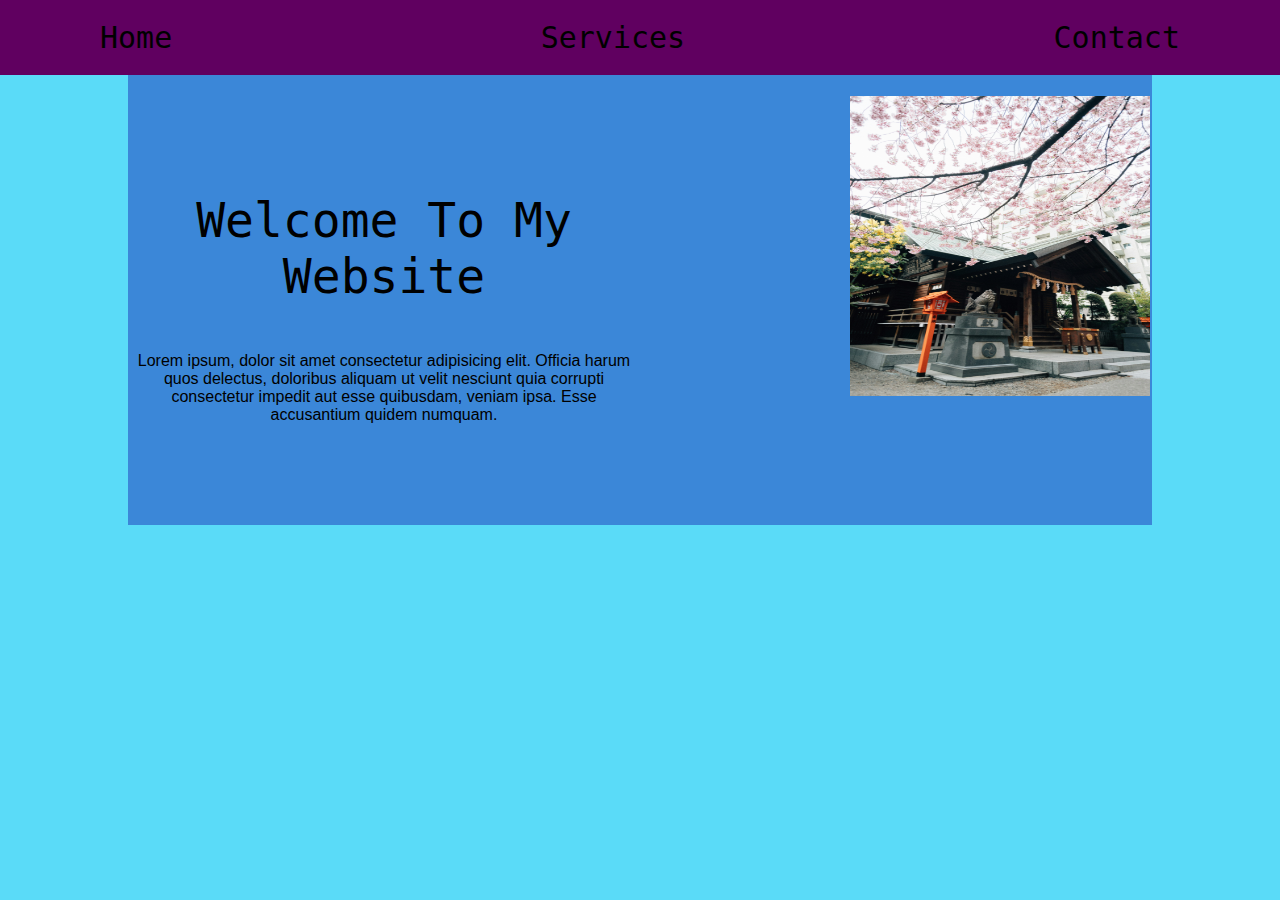
<file: css-lab-5.html>
<!DOCTYPE html>
<html lang="en">
<head>
    <link rel="stylesheet" href="css/style.css">
    <meta charset="UTF-8">
    <meta name="viewport" content="width=device-width, initial-scale=1.0">
    <link rel="preconnect" href="https://fonts.googleapis.com">
    <link rel="preconnect" href="https://fonts.gstatic.com" crossorigin>
    <link href="https://fonts.googleapis.com/css2?family=Montserrat:ital,wght@0,100..900;1,100..900&display=swap" rel="stylesheet">
    <title>Web Design Labs</title>

</head>

<body>
    <div class="nav">
        <h1>Home</h1>
        <h1>Services</h1>
        <h1>Contact</h1>

    </div>

<div class = "container">
    <div class = "landingText">
        <h1>Welcome To My Website</h1>
        <p>Lorem ipsum, dolor sit amet consectetur adipisicing elit. Officia harum quos delectus, doloribus aliquam ut velit nesciunt quia corrupti consectetur impedit aut esse quibusdam, veniam ipsa. Esse accusantium quidem numquam.</p>


    </div>
    
    <div class="blossomImglanding">
        <img src="images/blossom.jpg" alt="blossom" class = "blossomimg">
    </div>

</div>



</body>
</html>
</file>
<file: css/style.css>
:root {
    --background-color: rgb(90, 219, 248);
    --light-color: #ffffff;
    --dark-color: #000000;
    --link-color: rgb(196, 16, 205);
  }
  
  body {
    font-optical-sizing: auto;
    font-family: "Monserat", monospace;
    font-style: normal;
    background-color: var(--background-color);
    margin: 0 1em;
    font-size: 16px;
  }

  main {
    position: relative;
    max-width: 1080px;
    margin: 0 auto;
    padding: 20px;
  }

  #head {
    display: flex;
    justify-content: space-between;
  }

  .sub-head {
    margin-left: auto;
    order: 2;
  }
  
  #head h3 a {
    color: var(--dark-color);
    text-decoration: none;
  }

  h1 {
    font-family: "IBM Plex Mono", monospace;
    font-weight: 100;
    font-size: 3em;
  }

  p {
    font-family: "Open Sans", sans-serif;
  }

  .post {
    border:1px solid var(--dark-color);
    margin-bottom: 1em;
    padding: .5em 1em;
  }

  /*these styles are shown between .post and #post */
  .post, #post {
    .img container {
        aspect-ratio: 3/2 ;
    }
    img {
        width: 40%;
        height: auto;
        display: block;
    }
    a{
        color: var(--link-color);
        background-color: var(--light-color);
        text-decoration: none;
    }
    a.hover {
        text-decoration: underline;
    }
  }

  /*Lab 2 Styles */

  .logo-holder{
    display: flex;
    align-items: center;
    text-decoration: none;
    color: var(--body-color);
    font-weight: bold;
  }

  #logo {
    height: 3em;
    width: auto;
    float: left;
    margin-right: .5em;
  }

  .sub-head {
    display: flex;
    align-items: center;
  }

  /* Lab 3 Styles */

  .hide-me{
    display: none;
  }

  .post span{
    color: chocolate;
  }

  .block-div, .block{
    display: block;
    border-radius: 1em;
    color: black;
    background-color: rgb(166, 255, 0);
    border: 1px solid var(--dark-color);
    padding: 1em;
  }

  .inline{
    display: inline;
  }

  .inline-block{
    display: inline;
    text-transform: uppercase;
    padding: 0.2em 0.8em;
    color: var(--dark-color) !important;
    background-color: rgb(179, 116, 238);
    transform: rotate(-8deg);
    font-weight: 800;
    font-variation-settings: "width";
  }

  .static{
    position: static;
    border: 1px solid var(--dark-color);
  }

  .fixed {
    z-index: 999;
    position: fixed;
    bottom: 1em;
    right: 1em;
    width: 200px;
    padding: 1em;
    background-color: darkmagenta;
    border: 1px solid var(--dark-color);
  }

  .relative {
    position: relative;
    left: 1em;
    width: calc(100% - 1em);
    border: 1px solid var(--dark-color);
  }


  .absolute-demo-holder{
    position: relative;
    border: 1px solid var(--dark-color);
    width: 100%;
    margin-bottom: 1em;
    aspect-ratio: 4/3;
  }

  .absolute-bubble{
    position: absolute;
    top: 50%;
    left: 50%;
    width: 100px;
    height: 100px;
    background-color: hotpink;
    border-radius: 50px;
    transform: translate(-50%, -50%); /* This is a shorthand of translateX(-50%) and translateY(-50%) */
  }

  .sticky-demo-holder {
    overflow: scroll;
    position: relative;
    border: 1px solid var(--dark-color);
    width: 100%;
    margin-bottom: 1em;
    height: 200px;
    p {
      margin: 1em;
    }
  }

  .sticky-bit {
    background-color: coral;
    position: sticky;
    top: 0;
    padding: 1em;
  }
  
  .float-demo-holder {
    border: 1px solid var(--dark-color);
    padding: 0 1em;
    margin-bottom: 1em;
  
    .img-right {
      width: 15em;
      height: auto;
      float: right;
      margin: 1em 0 1em 1em;
    }
    
    .img-left {
      width: 15em;
      height: auto;
      float: left;
      margin: 1em 1em 1em 0;
    }
  
  }

  .column-demo-holder {
    border: 1px solid var(--dark-color);
    padding: 1em;
    margin-bottom: 1em;
    overflow: hidden;
  
    .column {
      width: calc(100%/3 - 2rem);
      aspect-ratio: 1;
      float: left;
      padding: 1rem;
      font-size: 2em;
      font-weight: 100;
      font-style: italic;
      background-color: hsl(16, 100%, 66%);
      &:nth-child(even){
        background-color: hsl(16, 100%, 44%);
      }
    }
  
    .masthead {
      background-color: #600060;
      margin: 1em;
      height: 100px;
    }
  
    .side-nav {
      background-color: #006060;
      float: left;
      margin: 1em;
      height: 60vh;
      width: calc(25% - 2em);
    }
  
    .article {
      background-color: #606000;
      float: left;
      margin: 1em;
      height: 60vh;
      width: calc(75% - 2em);
    }
  }

  /*CSS Lab 4: Grid */

  .grid-parent{
    display: grid;
    /*grid-template-collumns: 25% 75%;*/
    grid-template-columns: 1fr 3fr;
    gap: 1em;
    margin-bottom: 1em;
  }

  .grid-child {
    min-height: 1em;
    background-color: blueviolet;
  }

  .grid-layout-parent {
    display: grid;
    grid-template-columns: 1fr 3fr;
    grid-template-rows: 1fr 5fr;
    gap: 1em;
    margin-bottom: 1em;
  }

  .grid-child-chess {
    aspect-ratio: 1;
    background-color: coral;
    transition: 0.5s;
  }

  .grid-child-chess:nth-child(-n + 8):nth-child(even),
  .grid-child-chess:nth-child(n + 8):nth-child(-n + 16):nth-child(odd),
  .grid-child-chess:nth-child(n + 17):nth-child(-n + 24):nth-child(even),
  .grid-child-chess:nth-child(n + 25):nth-child(-n + 32):nth-child(odd),
  .grid-child-chess:nth-child(n + 33):nth-child(-n + 40):nth-child(even),
  .grid-child-chess:nth-child(n + 41):nth-child(-n + 48):nth-child(odd),
  .grid-child-chess:nth-child(n + 49):nth-child(-n + 56):nth-child(even),
  .grid-child-chess:nth-child(n + 57):nth-child(-n + 64):nth-child(odd) {
      background-color: hsl(16, 100%, 44%)
  }

  .grid-child-chess:hover {
    background-color: black !important;
  }

  .grid-assign-parent {
    display: grid;
    grid-template-columns: repeat(4, 1fr);
    grid-template-rows: repeat(4, 1fr);
    gap: 1em;
    margin-bottom: 1em;
  }
  .grid-assign-child {
    min-height: 1em;
    background-color: #d6d6d6;
  }
  
  .grid-assign-special-child {
    grid-row: 2 / 4; /*start at row 2 and go to row 4 */
    grid-column: 2 / 4; /*start at column 2 and go to column 4 */
    background-color: coral;
  }

  .grid-area-parent {
    display: grid;
    grid-template-columns: 2fr 5fr;
    gap: 1em;
    margin-bottom: 1em;
    grid-template-areas:
      'sidebar header'
      'sidebar main';
      /* notice how it looks like the grid, visually */
  }

  body{
    margin:0
  
  }

  .nav{
    background-color: #600060;
    justify-content: space-between;
    font-size: 10px;
    padding-left: 100px;
    padding-right: 100px;
    display:flex
    /*flex direaction row */
    
  }

  .container{
    display: flex;
    background-color: #3b87d8;
    justify-content: flex-start;
    height: 50vh;
    margin-left: 10%;
    margin-right: 10%;
    text-align: center;

  }

  .landingText{
    display: flex;
    flex-direction:column ;
    width: 50%;
    justify-content: center;
    align-items: center;

  }

  .blossomImgLanding{
    display: flex;
    justify-content: center;
    width: 50%;

  }

  .blossomimg{
    width: 300px;
    height: 300px;
    padding-left: 70%;
    padding-top: 7%;
  }
</file>
